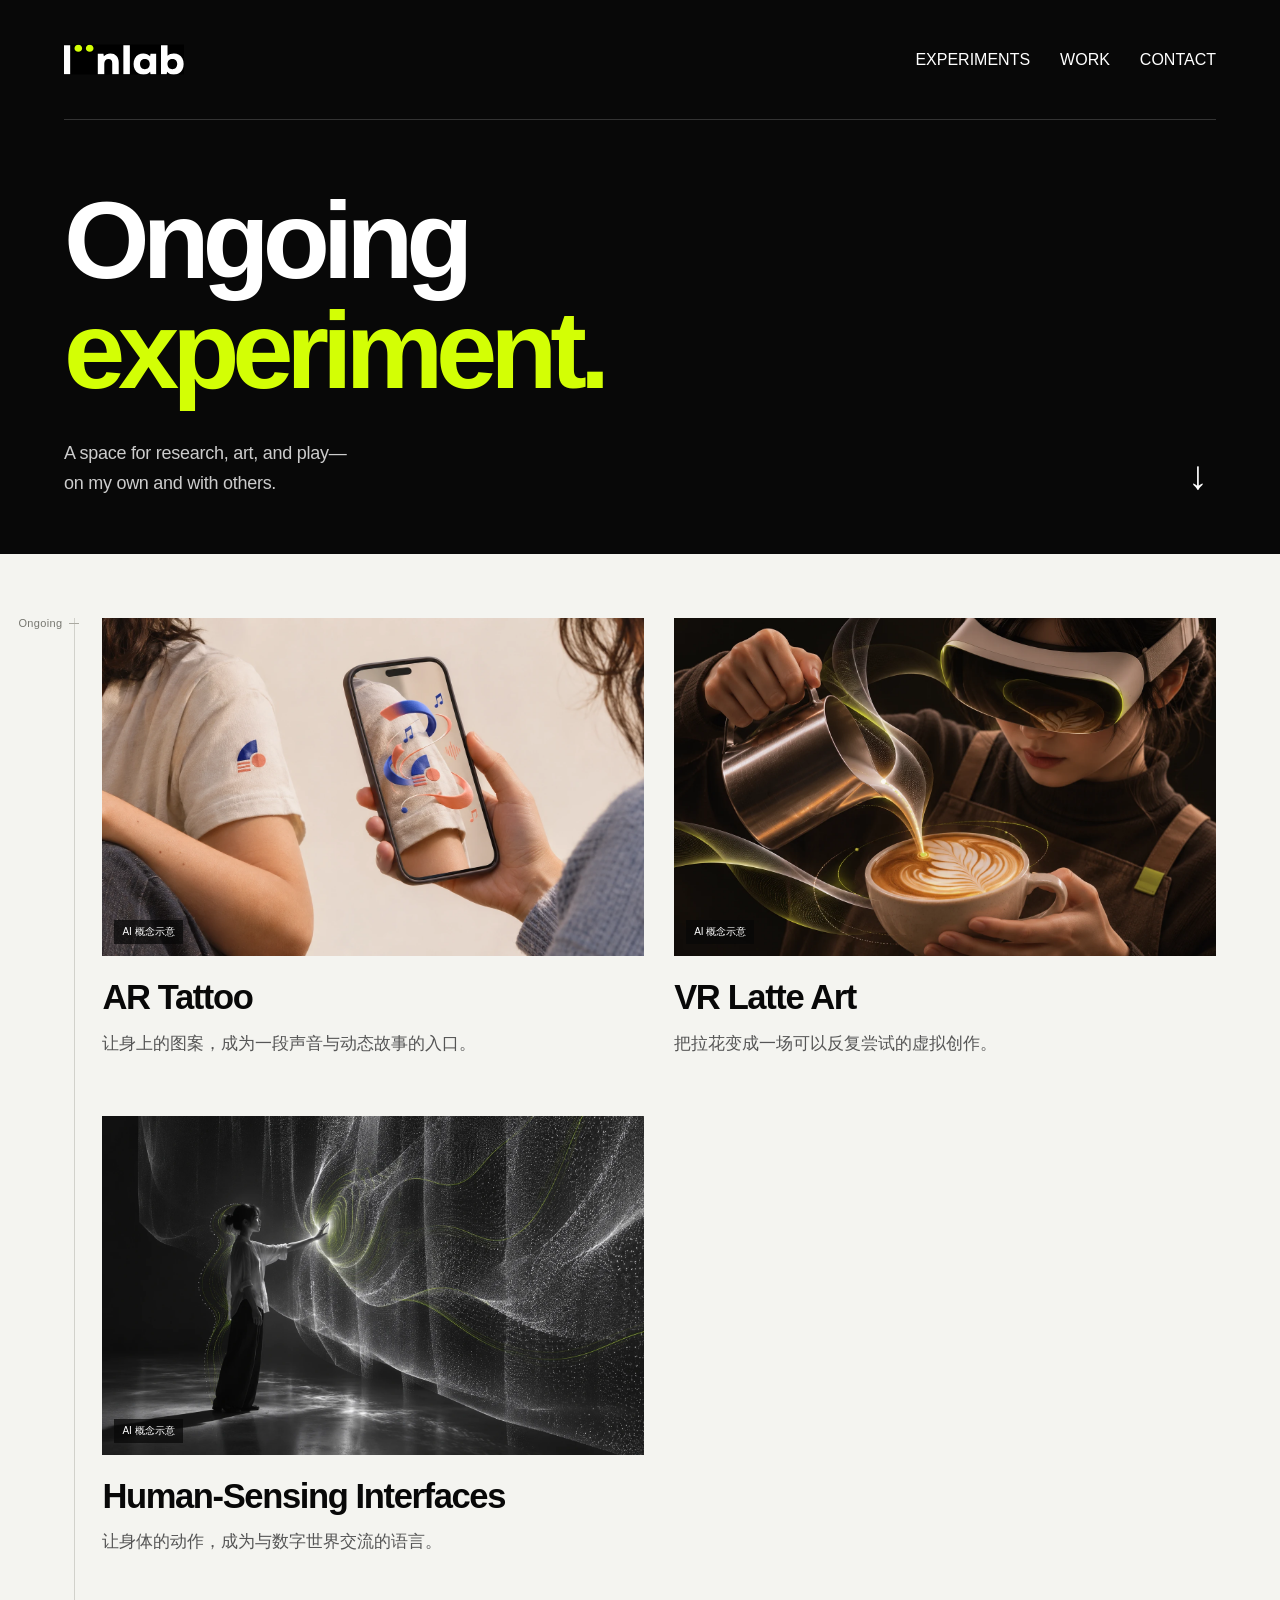
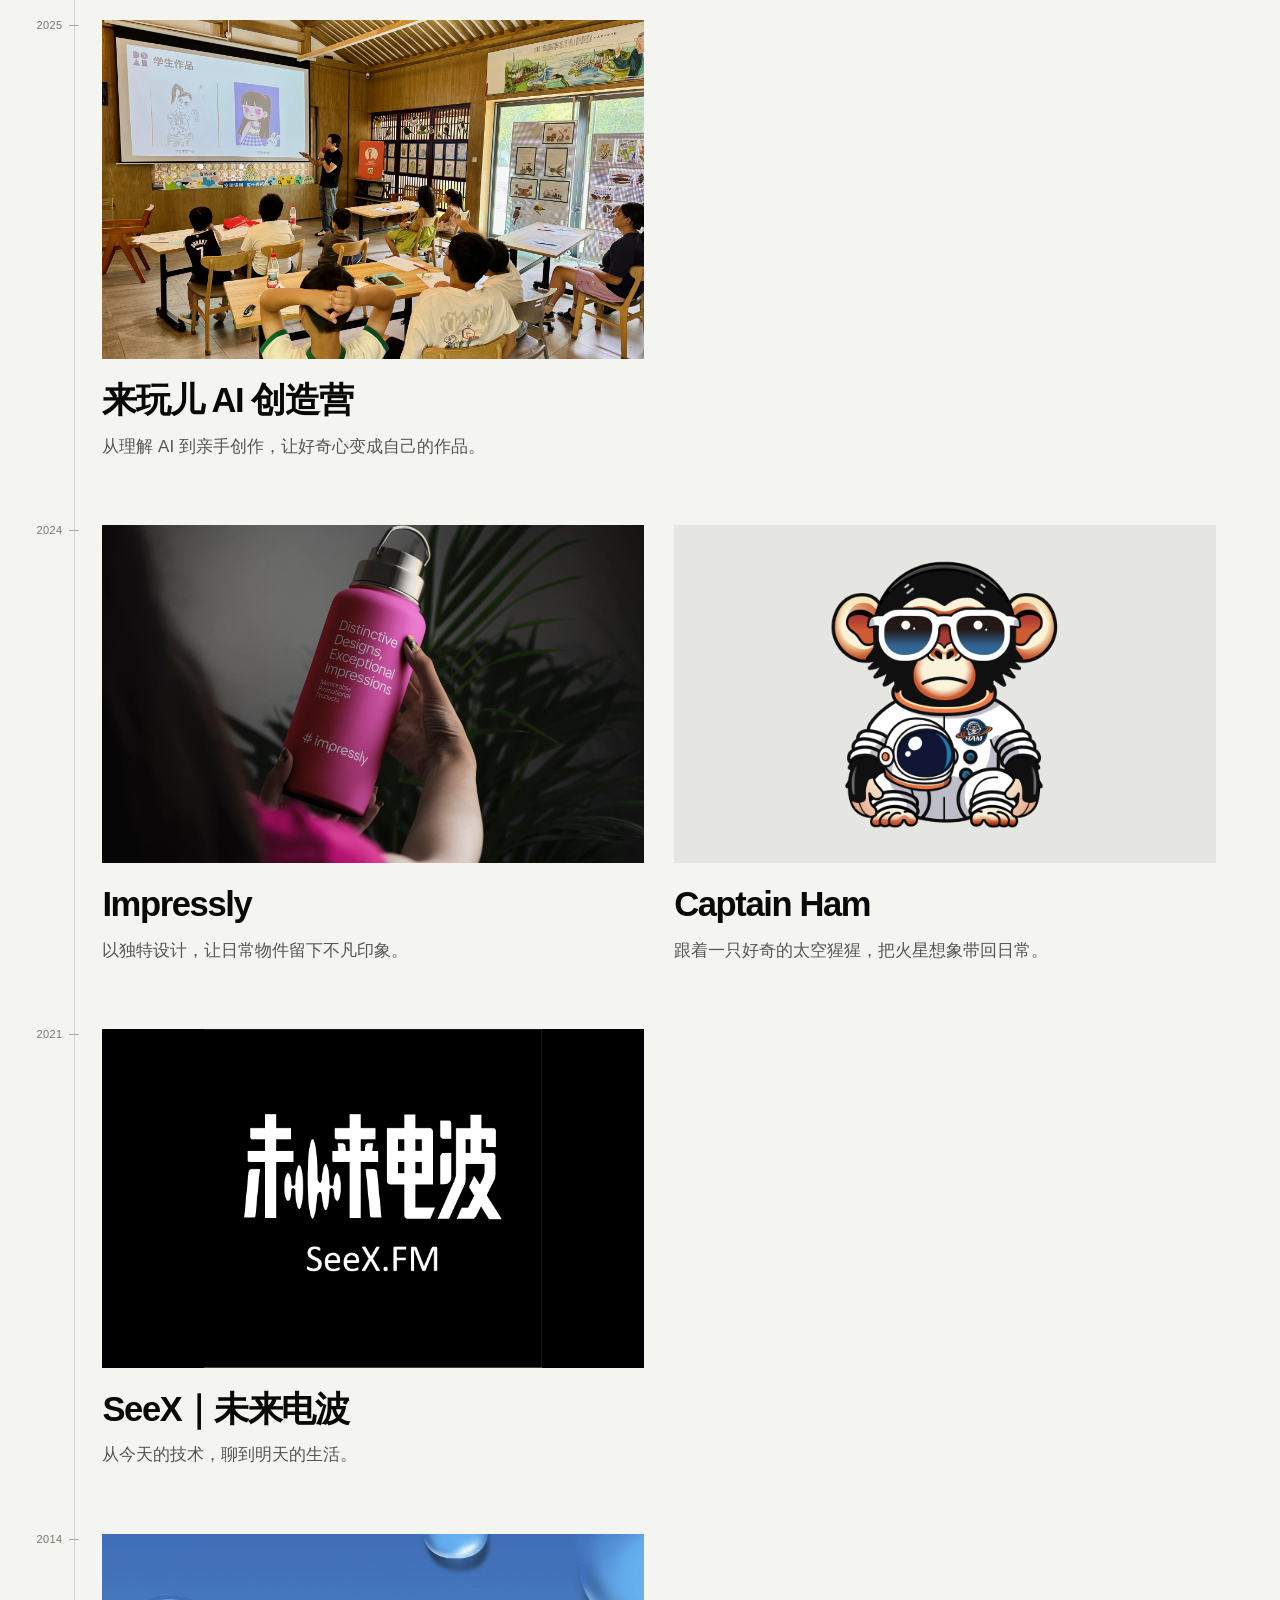
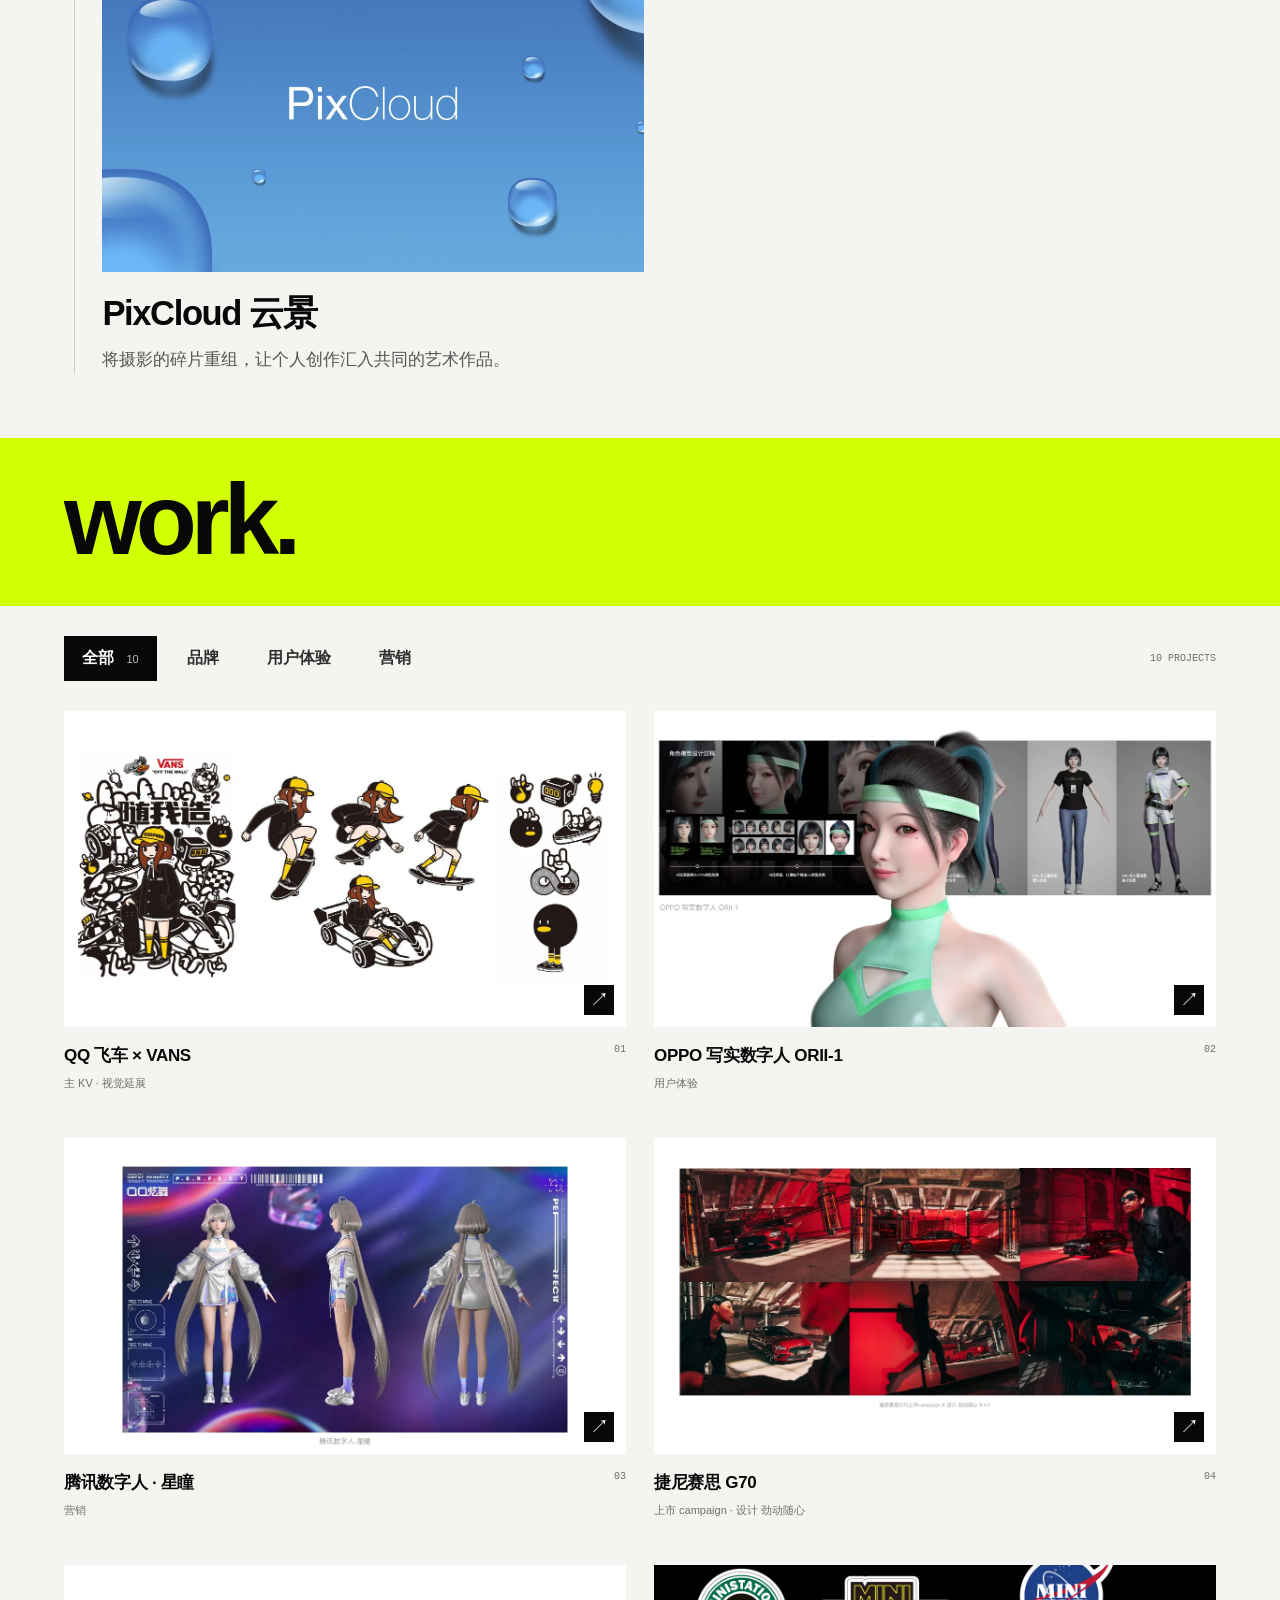
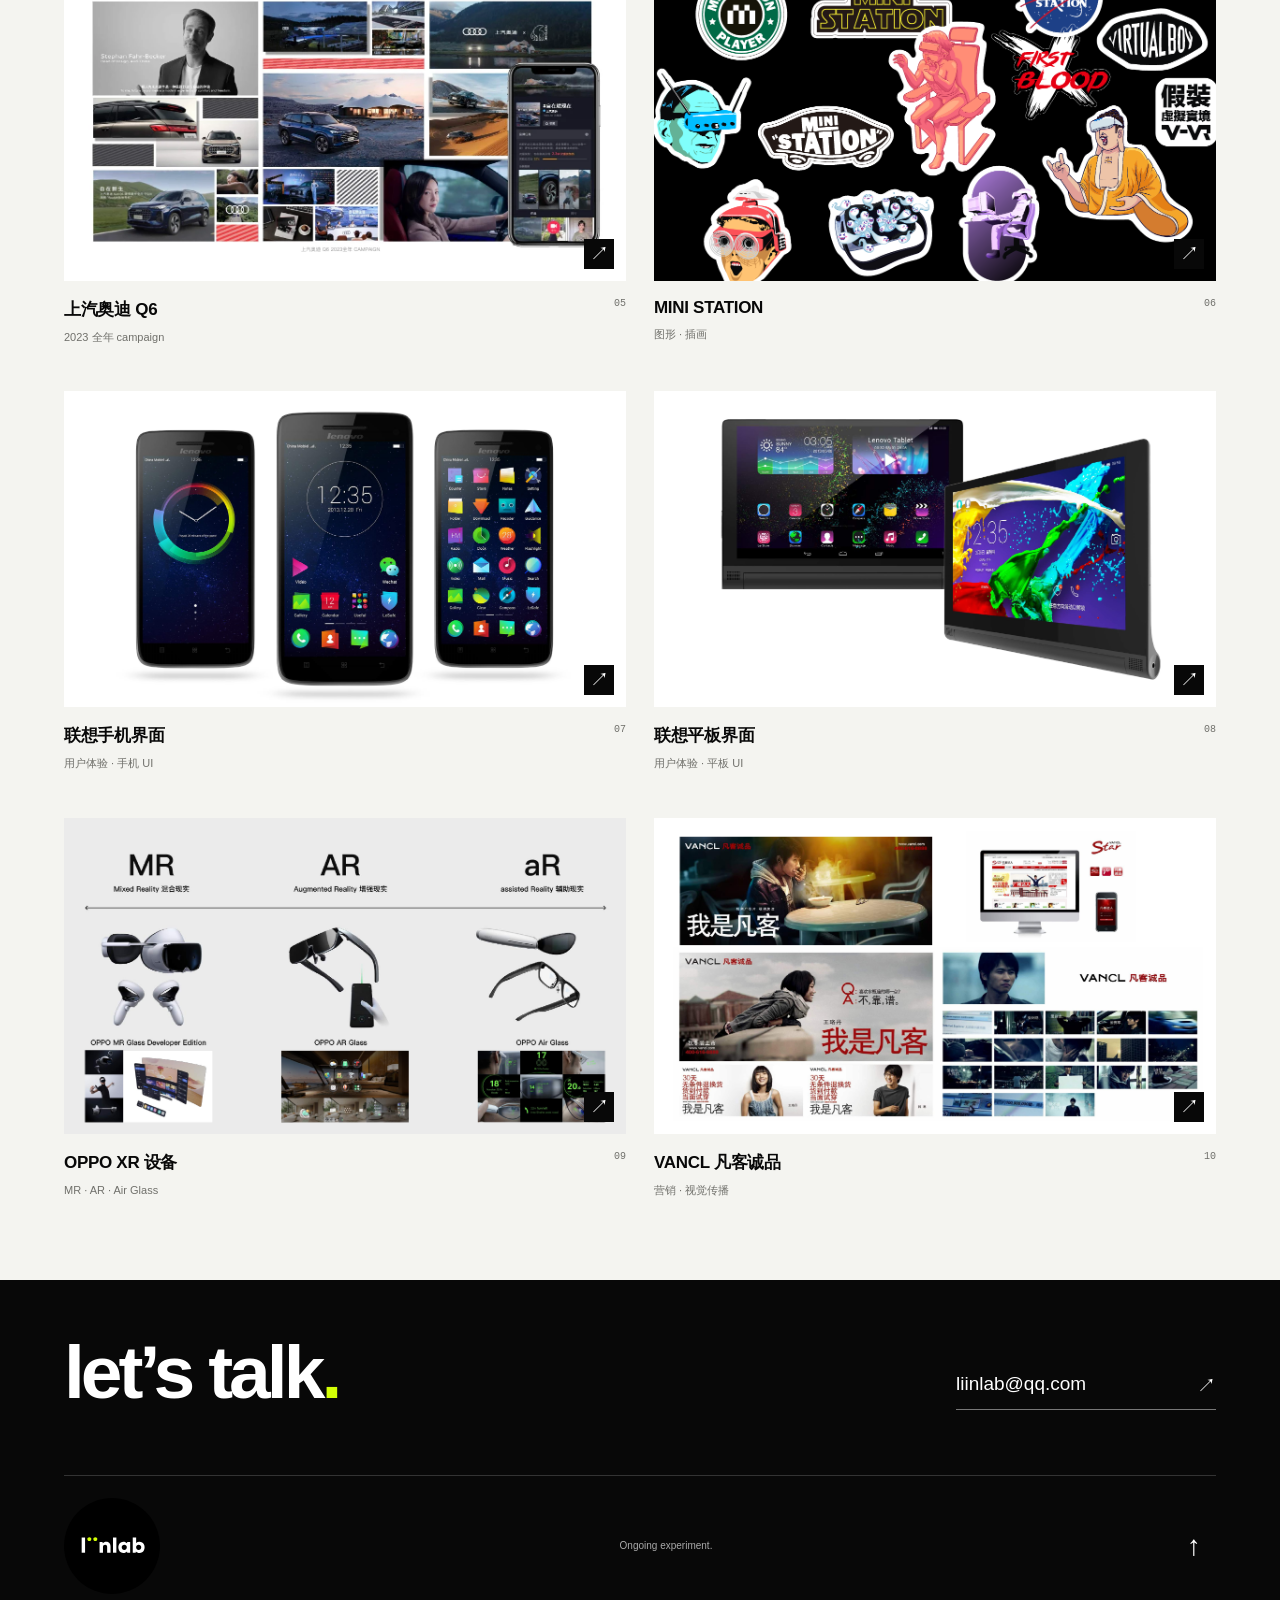
<file: index.html>
<!DOCTYPE html>

<html lang="zh-CN"><head><meta charset="utf-8"/><meta content="width=device-width,initial-scale=1" name="viewport"/><link href="assets/liinlab-logo.svg" rel="icon" type="image/svg+xml"/><meta content="#080808" name="theme-color"/><meta content="A space for research, art, and play—on my own and with others." name="description"/><title>liinlab — Ongoing experiment.</title><link href="style.css" rel="stylesheet"/></head>
<body><a class="skip" href="#main">跳转到正文</a><div class="dark-intro"><header><a aria-label="Liin Lab 首页" class="wordmark" href="#"><img alt="Liin Lab" height="112" src="assets/liinlab-logo.svg" width="112"/></a><nav aria-label="主导航"><a href="#experiments">EXPERIMENTS</a><a href="#work">WORK</a><a href="#contact">CONTACT</a></nav></header><main id="main"><section class="hero"><h1 class="hero-statement" lang="en">Ongoing<br/><em>experiment.</em></h1><div class="hero-description"><p class="site-introduction" lang="en">A space for research, art, and play—<br/>on my own and with others.</p><a aria-label="查看实验项目" class="hero-down" href="#experiments">↓</a></div></section></main></div>
<section aria-label="实验项目" class="experiment-showcase wrap" id="experiments"><div class="experiment-timeline"><section aria-label="正在进行的实验项目" class="timeline-group"><h2 class="timeline-year">Ongoing</h2><div class="experiment-grid"><article class="experiment-card"><a href="ar-tattoo.html"><div class="experiment-visual visual-ar-tattoo"><img alt="AR Tattoo · AI 概念示意" loading="lazy" src="assets/ar-tattoo/concept.webp"/><small class="concept-note">AI 概念示意</small></div><h2>AR Tattoo</h2><p>让身上的图案，成为一段声音与动态故事的入口。</p></a></article><article class="experiment-card"><a href="vr-latte-art.html"><div class="experiment-visual visual-vr-latte-art"><img alt="VR Latte Art · AI 概念示意" loading="lazy" src="assets/projects/vr-latte-concept.webp"/><small class="concept-note">AI 概念示意</small></div><h2>VR Latte Art</h2><p>把拉花变成一场可以反复尝试的虚拟创作。</p></a></article><article class="experiment-card"><a href="human-sensing.html"><div class="experiment-visual visual-human-sensing"><img alt="Human-Sensing Interfaces · AI 概念示意" loading="lazy" src="assets/projects/human-sensing-concept.webp"/><small class="concept-note">AI 概念示意</small></div><h2>Human-Sensing Interfaces</h2><p>让身体的动作，成为与数字世界交流的语言。</p></a></article></div></section><section aria-label="2025 年完成的实验项目" class="timeline-group"><h2 class="timeline-year" title="完成于 2025">2025</h2><div class="experiment-grid"><article class="experiment-card"><a href="ai-camp.html"><div class="experiment-visual visual-ai-camp"><img alt="AI 创造营真实课堂照片" loading="lazy" src="assets/projects/ai-classroom.webp"/></div><h2>来玩儿 AI 创造营</h2><p>从理解 AI 到亲手创作，让好奇心变成自己的作品。</p></a></article></div></section><section aria-label="2024 年完成的实验项目" class="timeline-group"><h2 class="timeline-year" title="完成于 2024">2024</h2><div class="experiment-grid"><article class="experiment-card"><a href="impressly.html"><div class="experiment-visual visual-impressly"><img alt="Impressly 项目配图" loading="lazy" src="assets/projects/impressly-bottle.webp"/></div><h2>Impressly</h2><p>以独特设计，让日常物件留下不凡印象。</p></a></article><article class="experiment-card"><a href="captain-ham.html"><div class="experiment-visual visual-captain-ham"><img alt="Captain Ham 项目配图" loading="lazy" src="assets/captainham.png"/></div><h2>Captain Ham</h2><p>跟着一只好奇的太空猩猩，把火星想象带回日常。</p></a></article></div></section><section aria-label="2021 年完成的实验项目" class="timeline-group"><h2 class="timeline-year" title="完成于 2021">2021</h2><div class="experiment-grid"><article class="experiment-card"><a href="future-radio.html"><div class="experiment-visual visual-future-radio"><img alt="SeeX｜未来电波 项目配图" loading="lazy" src="assets/projects/seex.webp"/></div><h2>SeeX｜未来电波</h2><p>从今天的技术，聊到明天的生活。</p></a></article></div></section><section aria-label="2014 年完成的实验项目" class="timeline-group"><h2 class="timeline-year" title="完成于 2014">2014</h2><div class="experiment-grid"><article class="experiment-card"><a href="pixcloud.html"><div class="experiment-visual visual-pixcloud"><img alt="PixCloud 云景 项目配图" loading="lazy" src="assets/projects/pixcloud-cover.webp"/></div><h2>PixCloud 云景</h2><p>将摄影的碎片重组，让个人创作汇入共同的艺术作品。</p></a></article></div></section></div></section>
<section aria-labelledby="work-title" id="work"><div class="work-heading"><div><h2 id="work-title">work<span>.</span></h2></div></div><div class="wrap gallery-wrap"><div class="filter-bar"><div aria-label="案例分类" class="filters" role="group"><button aria-pressed="true" data-filter="all">全部 <span>10</span></button><button aria-pressed="false" data-filter="branding">品牌</button><button aria-pressed="false" data-filter="experience">用户体验</button><button aria-pressed="false" data-filter="marketing">营销</button></div><span aria-live="polite" class="folio" id="case-count">10 PROJECTS</span></div><div class="gallery"><article class="case" data-category="branding"><button aria-label="放大查看：QQ 飞车 × VANS" class="image-button" data-caption="主 KV · 视觉延展 · liinlab_2024 / P.18" data-title="QQ 飞车 × VANS"><img alt="QQ 飞车 × VANS，PDF 原始案例图" height="675" loading="lazy" src="assets/qq-vans.webp" width="1200"/><span aria-hidden="true" class="enlarge">↗</span></button><div class="case-caption"><div><h3>QQ 飞车 × VANS</h3><p>主 KV · 视觉延展</p></div><span class="folio">01</span></div></article><article class="case" data-category="experience"><button aria-label="放大查看：OPPO 写实数字人 ORII-1" class="image-button" data-caption="用户体验 · liinlab_2024 / P.32" data-title="OPPO 写实数字人 ORII-1"><img alt="OPPO 写实数字人 ORII-1，PDF 原始案例图" height="675" loading="lazy" src="assets/orii.webp" width="1200"/><span aria-hidden="true" class="enlarge">↗</span></button><div class="case-caption"><div><h3>OPPO 写实数字人 ORII-1</h3><p>用户体验</p></div><span class="folio">02</span></div></article><article class="case" data-category="marketing"><button aria-label="放大查看：腾讯数字人 · 星瞳" class="image-button" data-caption="营销 · liinlab_2024 / P.35" data-title="腾讯数字人 · 星瞳"><img alt="腾讯数字人 · 星瞳，PDF 原始案例图" height="675" loading="lazy" src="assets/xing-tong.webp" width="1200"/><span aria-hidden="true" class="enlarge">↗</span></button><div class="case-caption"><div><h3>腾讯数字人 · 星瞳</h3><p>营销</p></div><span class="folio">03</span></div></article><article class="case" data-category="marketing"><button aria-label="放大查看：捷尼赛思 G70" class="image-button" data-caption="上市 campaign · 设计 劲动随心 · liinlab_2024 / P.42" data-title="捷尼赛思 G70"><img alt="捷尼赛思 G70，PDF 原始案例图" height="675" loading="lazy" src="assets/genesis.webp" width="1200"/><span aria-hidden="true" class="enlarge">↗</span></button><div class="case-caption"><div><h3>捷尼赛思 G70</h3><p>上市 campaign · 设计 劲动随心</p></div><span class="folio">04</span></div></article><article class="case" data-category="marketing"><button aria-label="放大查看：上汽奥迪 Q6" class="image-button" data-caption="2023 全年 campaign · liinlab_2024 / P.44" data-title="上汽奥迪 Q6"><img alt="上汽奥迪 Q6，PDF 原始案例图" height="675" loading="lazy" src="assets/audi.webp" width="1200"/><span aria-hidden="true" class="enlarge">↗</span></button><div class="case-caption"><div><h3>上汽奥迪 Q6</h3><p>2023 全年 campaign</p></div><span class="folio">05</span></div></article><article class="case" data-category="branding"><button aria-label="放大查看：MINI STATION" class="image-button" data-caption="图形 · 插画 · liinlab_2024 / P.21" data-title="MINI STATION"><img alt="MINI STATION，PDF 原始案例图" height="675" loading="lazy" src="assets/ministation.png" width="1200"/><span aria-hidden="true" class="enlarge">↗</span></button><div class="case-caption"><div><h3>MINI STATION</h3><p>图形 · 插画</p></div><span class="folio">06</span></div></article><article class="case" data-category="experience"><button aria-label="放大查看：联想手机界面" class="image-button" data-caption="用户体验 · 手机 UI · liinlab_2024 / P.29" data-title="联想手机界面"><img alt="联想手机界面，PDF 原始案例图" height="675" loading="lazy" src="assets/lenovo-phone.png" width="1200"/><span aria-hidden="true" class="enlarge">↗</span></button><div class="case-caption"><div><h3>联想手机界面</h3><p>用户体验 · 手机 UI</p></div><span class="folio">07</span></div></article><article class="case" data-category="experience"><button aria-label="放大查看：联想平板界面" class="image-button" data-caption="用户体验 · 平板 UI · liinlab_2024 / P.30" data-title="联想平板界面"><img alt="联想平板界面，PDF 原始案例图" height="675" loading="lazy" src="assets/lenovo-tablet.png" width="1200"/><span aria-hidden="true" class="enlarge">↗</span></button><div class="case-caption"><div><h3>联想平板界面</h3><p>用户体验 · 平板 UI</p></div><span class="folio">08</span></div></article><article class="case" data-category="experience"><button aria-label="放大查看：OPPO XR 设备" class="image-button" data-caption="MR · AR · Air Glass · liinlab_2024 / P.31" data-title="OPPO XR 设备"><img alt="OPPO XR 设备，PDF 原始案例图" height="675" loading="lazy" src="assets/oppo-xr.png" width="1200"/><span aria-hidden="true" class="enlarge">↗</span></button><div class="case-caption"><div><h3>OPPO XR 设备</h3><p>MR · AR · Air Glass</p></div><span class="folio">09</span></div></article><article class="case" data-category="marketing"><button aria-label="放大查看：VANCL 凡客诚品" class="image-button" data-caption="营销 · 视觉传播 · liinlab_2024 / P.37" data-title="VANCL 凡客诚品"><img alt="VANCL 凡客诚品，PDF 原始案例图" height="675" loading="lazy" src="assets/vancl.png" width="1200"/><span aria-hidden="true" class="enlarge">↗</span></button><div class="case-caption"><div><h3>VANCL 凡客诚品</h3><p>营销 · 视觉传播</p></div><span class="folio">10</span></div></article></div></div></section>
<footer id="contact"><div class="footer-top"><h2>let’s talk<span>.</span></h2><a href="mailto:liinlab@qq.com">liinlab@qq.com <span>↗</span></a></div><div class="footer-bottom"><span class="wordmark"><img alt="Liin Lab" height="112" src="assets/liinlab-logo.svg" width="112"/></span><span>Ongoing experiment.</span><a aria-label="回到顶部" href="#">↑</a></div></footer>
<dialog aria-labelledby="lightbox-title" id="lightbox"><div class="lightbox-head"><h2 id="lightbox-title"></h2><button aria-label="关闭案例图片" id="close-lightbox">关闭 ×</button></div><img alt="" id="lightbox-image"/><p id="lightbox-caption"></p></dialog><script src="app.js"></script></body></html>
</file>
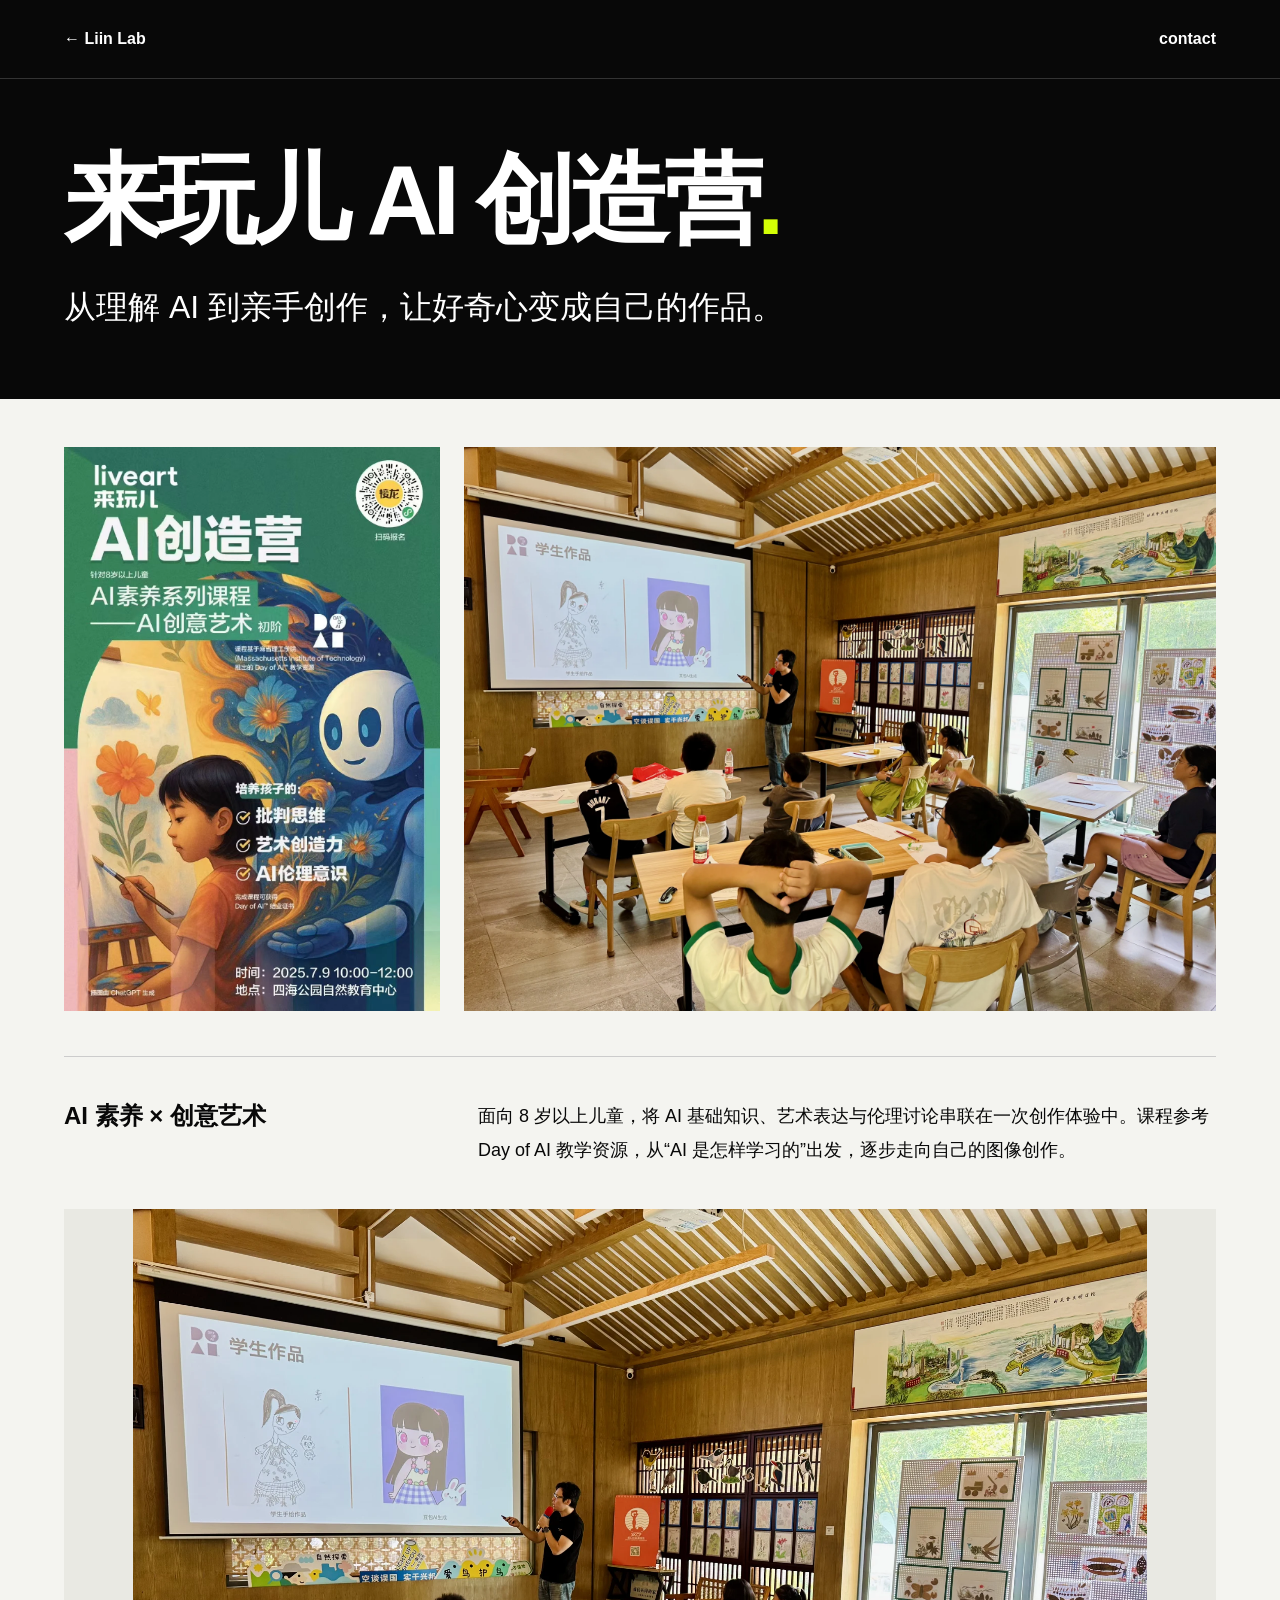
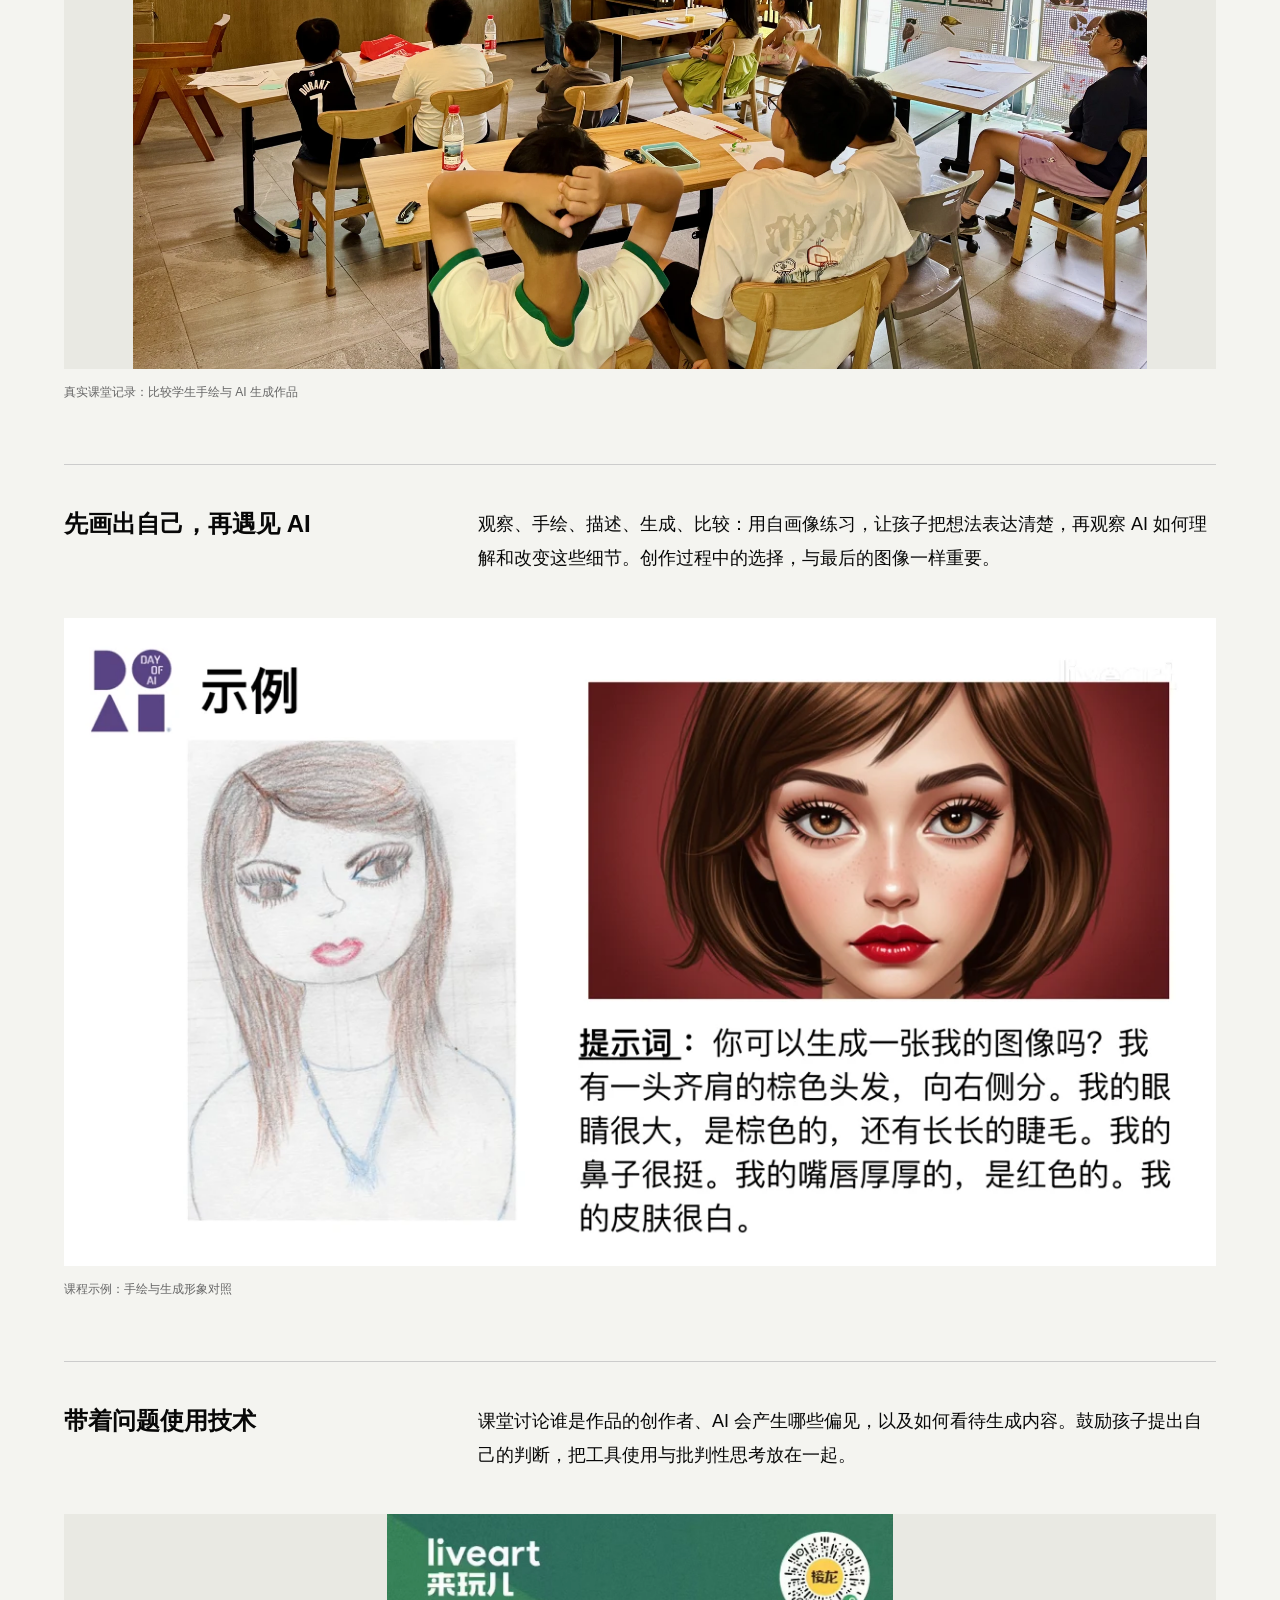
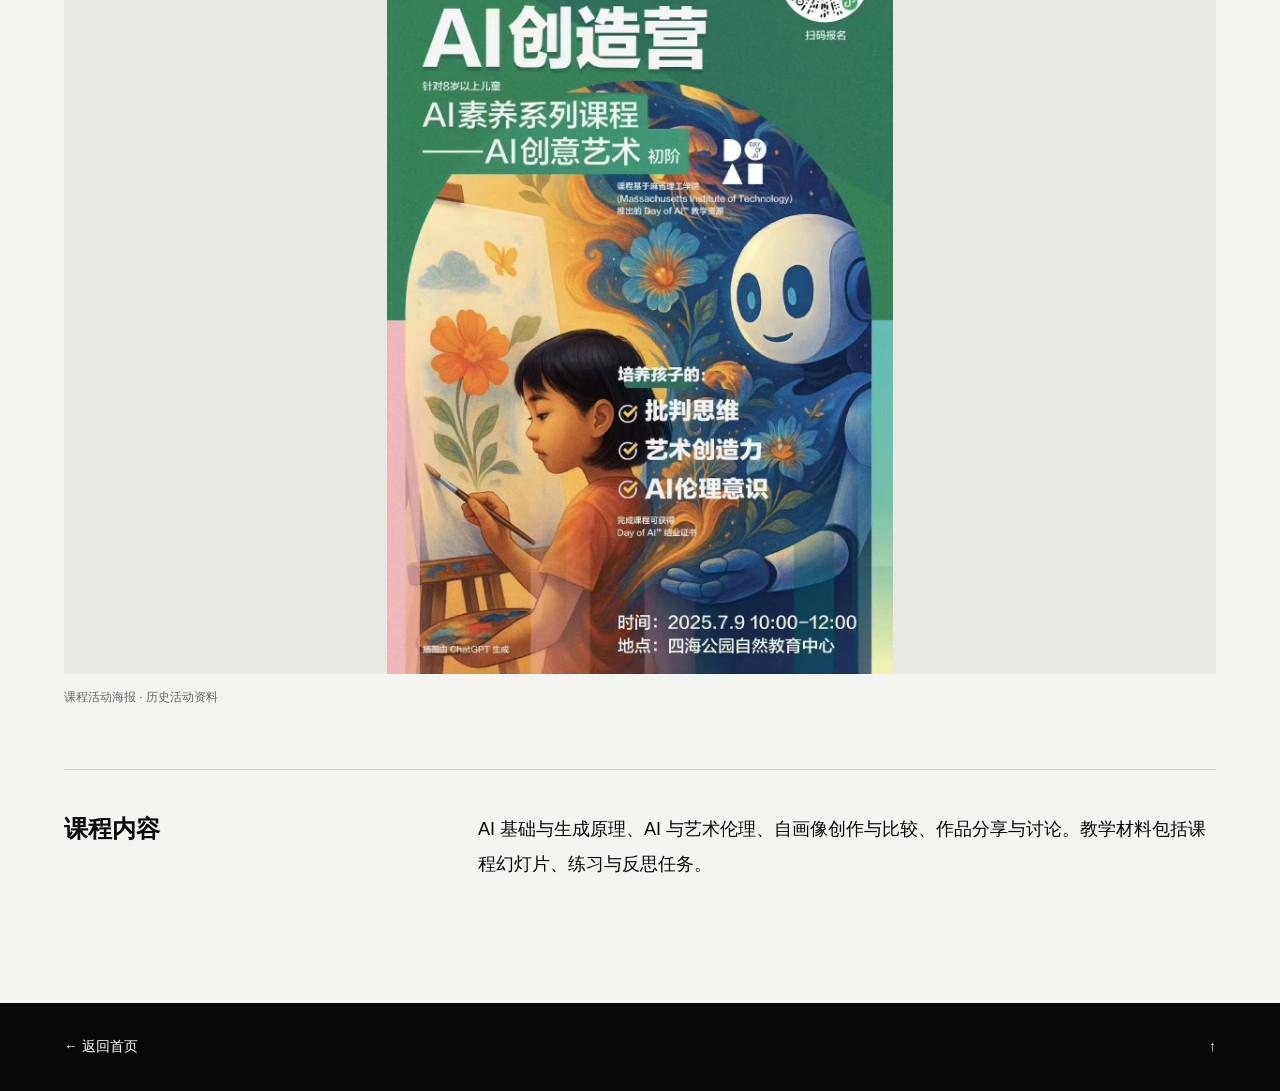
<file: ai-camp.html>
<!doctype html><html lang="zh-CN"><head><meta charset="utf-8"><meta name="viewport" content="width=device-width,initial-scale=1"><title>来玩儿 AI 创造营 — Liin Lab</title><meta name="description" content="从理解 AI 到亲手创作，让好奇心变成自己的作品。"><link rel="stylesheet" href="project.css"></head><body><a class="skip" href="#main">跳转到正文</a><header><a href="index.html#experiments">← Liin Lab</a><a href="mailto:liinlab@qq.com">contact</a></header><main id="main"><div class="project-intro"><h1>来玩儿 AI 创造营<span>.</span></h1><p class="lead">从理解 AI 到亲手创作，让好奇心变成自己的作品。</p></div><div class="project-content"><div class="course-collage"><img src="assets/projects/ai-poster.webp" alt="AI 创造营课程海报"><img src="assets/projects/ai-classroom.webp" alt="AI 创造营真实课堂照片"></div><section class="story"><h2>AI 素养 × 创意艺术</h2><div><p>面向 8 岁以上儿童，将 AI 基础知识、艺术表达与伦理讨论串联在一次创作体验中。课程参考 Day of AI 教学资源，从“AI 是怎样学习的”出发，逐步走向自己的图像创作。</p></div></section><figure><img src="assets/projects/ai-classroom.webp" alt="真实课堂记录：比较学生手绘与 AI 生成作品" loading="lazy"><figcaption>真实课堂记录：比较学生手绘与 AI 生成作品</figcaption></figure><section class="story"><h2>先画出自己，再遇见 AI</h2><div><p>观察、手绘、描述、生成、比较：用自画像练习，让孩子把想法表达清楚，再观察 AI 如何理解和改变这些细节。创作过程中的选择，与最后的图像一样重要。</p></div></section><figure><img src="assets/projects/ai-creative.webp" alt="课程示例：手绘与生成形象对照" loading="lazy"><figcaption>课程示例：手绘与生成形象对照</figcaption></figure><section class="story"><h2>带着问题使用技术</h2><div><p>课堂讨论谁是作品的创作者、AI 会产生哪些偏见，以及如何看待生成内容。鼓励孩子提出自己的判断，把工具使用与批判性思考放在一起。</p></div></section><figure><img src="assets/projects/ai-poster.webp" alt="课程活动海报 · 历史活动资料" loading="lazy"><figcaption>课程活动海报 · 历史活动资料</figcaption></figure><section class="story"><h2>课程内容</h2><div><p>AI 基础与生成原理、AI 与艺术伦理、自画像创作与比较、作品分享与讨论。教学材料包括课程幻灯片、练习与反思任务。</p></div></section></div></main><footer><a href="index.html#experiments">← 返回首页</a><a href="#" aria-label="回到顶部">↑</a></footer></body></html>
</file>
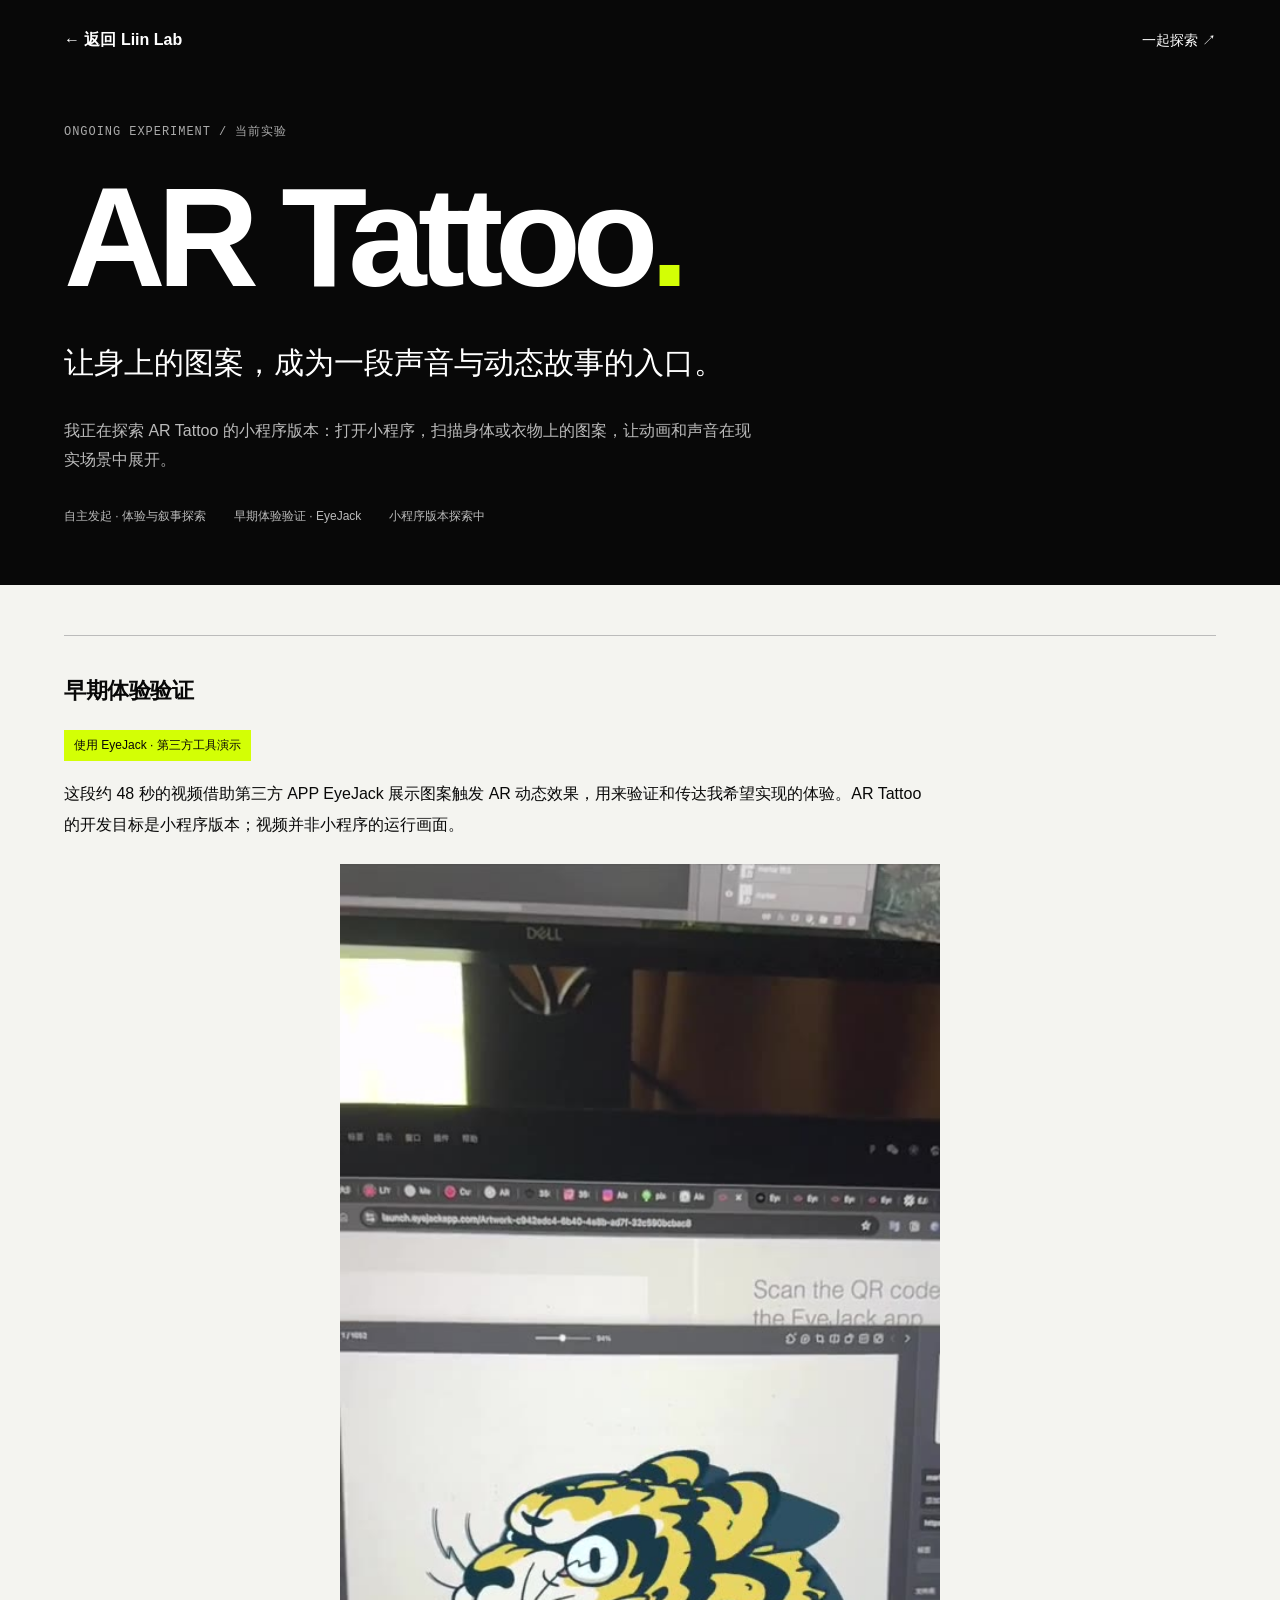
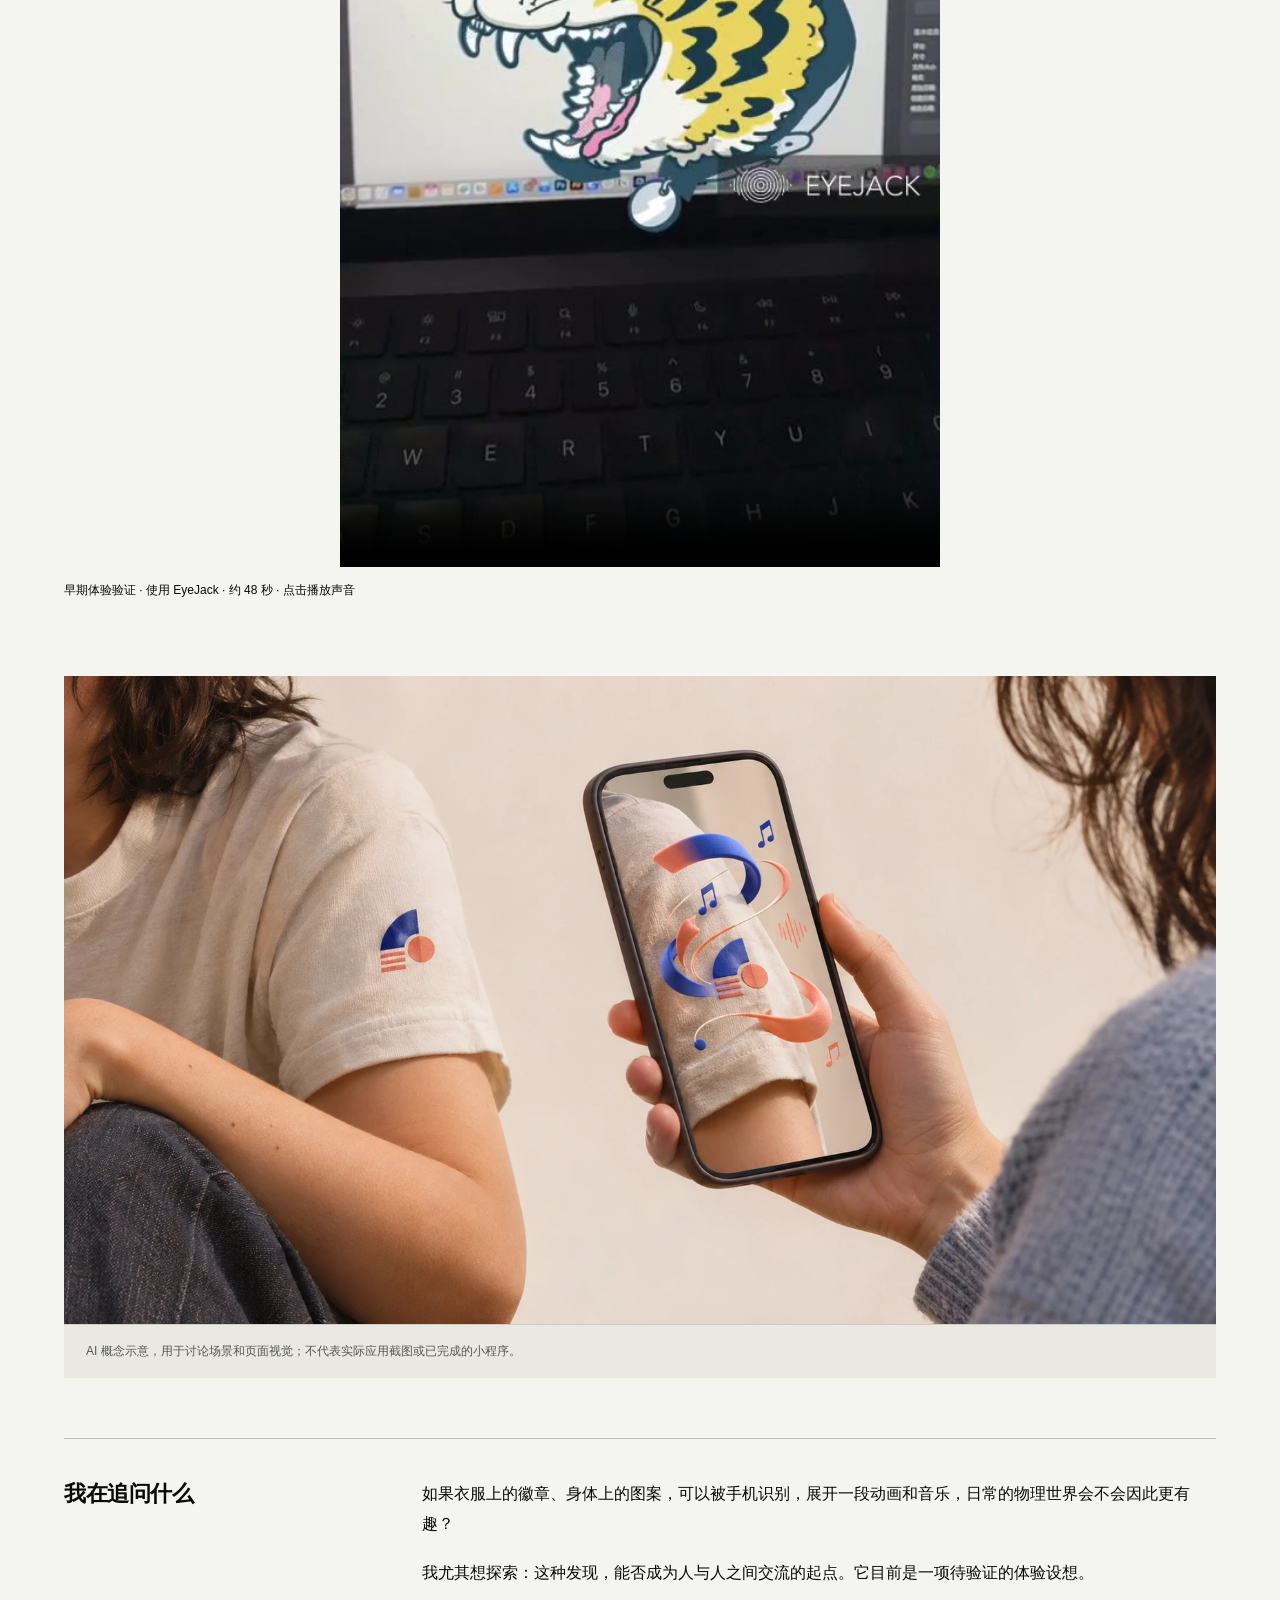
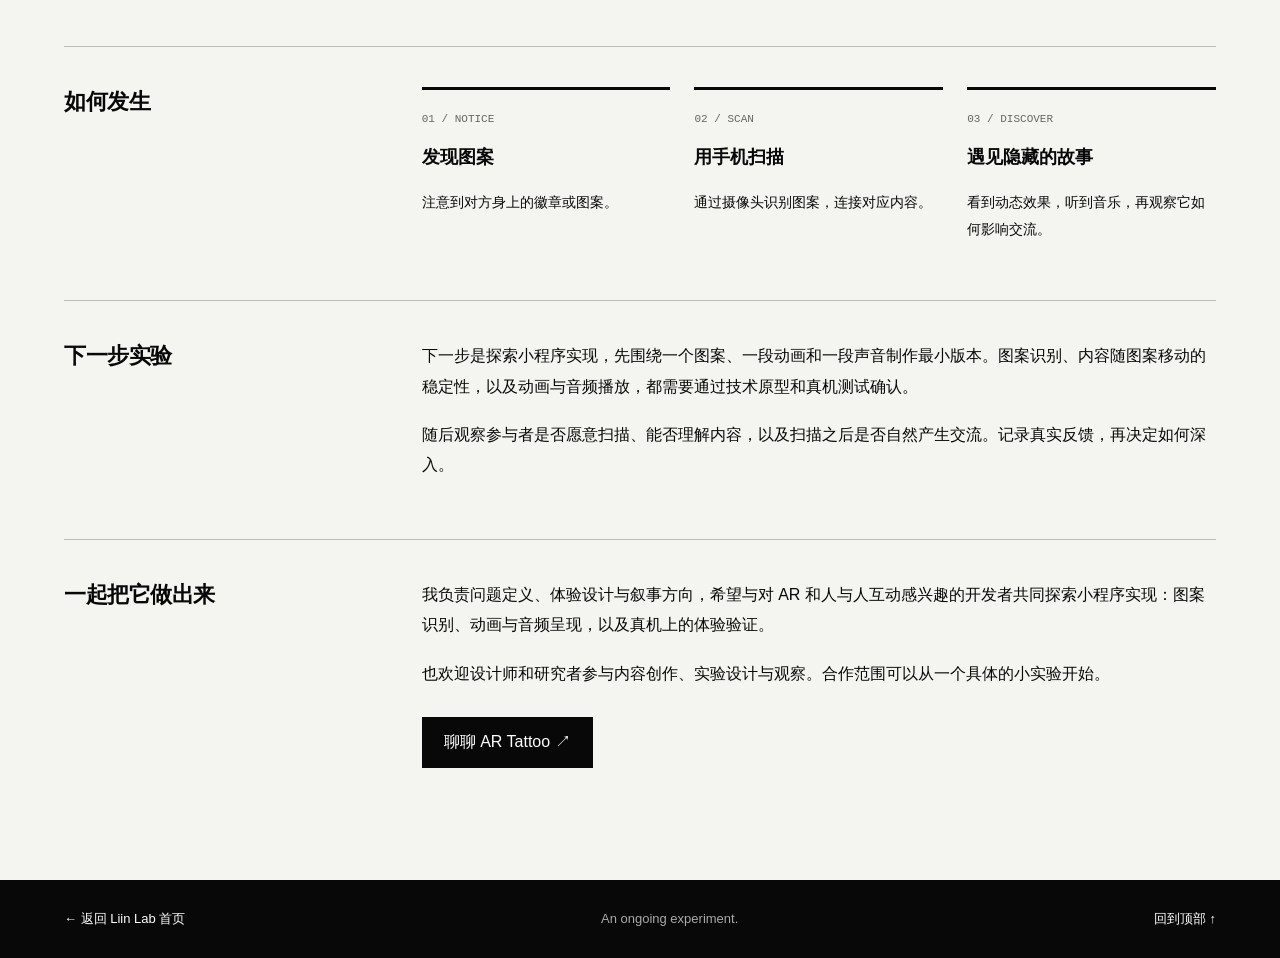
<file: ar-tattoo.html>
<!doctype html>
<html lang="zh-CN"><head><meta charset="utf-8"><meta name="viewport" content="width=device-width,initial-scale=1"><meta name="description" content="AR Tattoo：探索图案触发动画与声音的体验，从 EyeJack 早期验证到小程序版本探索。"><title>AR Tattoo — LiinLab</title><link rel="stylesheet" href="ar-tattoo.css"></head><body><a class="skip" href="#main">跳转到正文</a><div class="project-head"><div class="project-nav"><a class="project-home" href="index.html">← 返回 Liin Lab</a><a href="#collaborate">一起探索 ↗</a></div><p class="eyebrow">ONGOING EXPERIMENT / 当前实验</p><h1>AR Tattoo<span>.</span></h1><p class="lead">让身上的图案，成为一段声音与动态故事的入口。</p><p style="max-width:700px;color:#bbb;line-height:1.8">我正在探索 AR Tattoo 的小程序版本：打开小程序，扫描身体或衣物上的图案，让动画和声音在现实场景中展开。</p><div class="meta"><span>自主发起 · 体验与叙事探索</span><span>早期体验验证 · EyeJack</span><span>小程序版本探索中</span></div></div>
<main id="main" class="project-body"><section class="section demo-section"><h2>早期体验验证</h2><div><span class="status">使用 EyeJack · 第三方工具演示</span><p>这段约 48 秒的视频借助第三方 APP EyeJack 展示图案触发 AR 动态效果，用来验证和传达我希望实现的体验。AR Tattoo 的开发目标是小程序版本；视频并非小程序的运行画面。</p><video controls playsinline preload="metadata" class="demo-video" poster="assets/ar-tattoo/poster.jpg" aria-label="AR Tattoo 真实演示"><source src="assets/ar-tattoo/demo.mp4" type="video/mp4">您的浏览器不支持视频播放。</video><p style="font-size:12px;margin-top:12px">早期体验验证 · 使用 EyeJack · 约 48 秒 · 点击播放声音</p></div></section>
<figure class="concept"><img src="assets/ar-tattoo/concept.webp" alt="概念示意：手机扫描衣服图案后呈现动态内容"><figcaption>AI 概念示意，用于讨论场景和页面视觉；不代表实际应用截图或已完成的小程序。</figcaption></figure>
<section class="section"><h2>我在追问什么</h2><div><p>如果衣服上的徽章、身体上的图案，可以被手机识别，展开一段动画和音乐，日常的物理世界会不会因此更有趣？</p><p>我尤其想探索：这种发现，能否成为人与人之间交流的起点。它目前是一项待验证的体验设想。</p></div></section>
<section class="section"><h2>如何发生</h2><ol class="steps"><li><small>01 / NOTICE</small><h3>发现图案</h3><p>注意到对方身上的徽章或图案。</p></li><li><small>02 / SCAN</small><h3>用手机扫描</h3><p>通过摄像头识别图案，连接对应内容。</p></li><li><small>03 / DISCOVER</small><h3>遇见隐藏的故事</h3><p>看到动态效果，听到音乐，再观察它如何影响交流。</p></li></ol></section>

<section class="section"><h2>下一步实验</h2><div><p>下一步是探索小程序实现，先围绕一个图案、一段动画和一段声音制作最小版本。图案识别、内容随图案移动的稳定性，以及动画与音频播放，都需要通过技术原型和真机测试确认。</p><p>随后观察参与者是否愿意扫描、能否理解内容，以及扫描之后是否自然产生交流。记录真实反馈，再决定如何深入。</p></div></section>
<section class="section" id="collaborate"><h2>一起把它做出来</h2><div><p>我负责问题定义、体验设计与叙事方向，希望与对 AR 和人与人互动感兴趣的开发者共同探索小程序实现：图案识别、动画与音频呈现，以及真机上的体验验证。</p><p>也欢迎设计师和研究者参与内容创作、实验设计与观察。合作范围可以从一个具体的小实验开始。</p><a class="contact-button" href="mailto:liinlab@qq.com?subject=AR%20Tattoo%20collaboration">聊聊 AR Tattoo ↗</a></div></section>
</main><footer><div class="footer-bottom"><a href="index.html">← 返回 Liin Lab 首页</a><span>An ongoing experiment.</span><a href="#">回到顶部 ↑</a></div></footer></body></html>
</file>
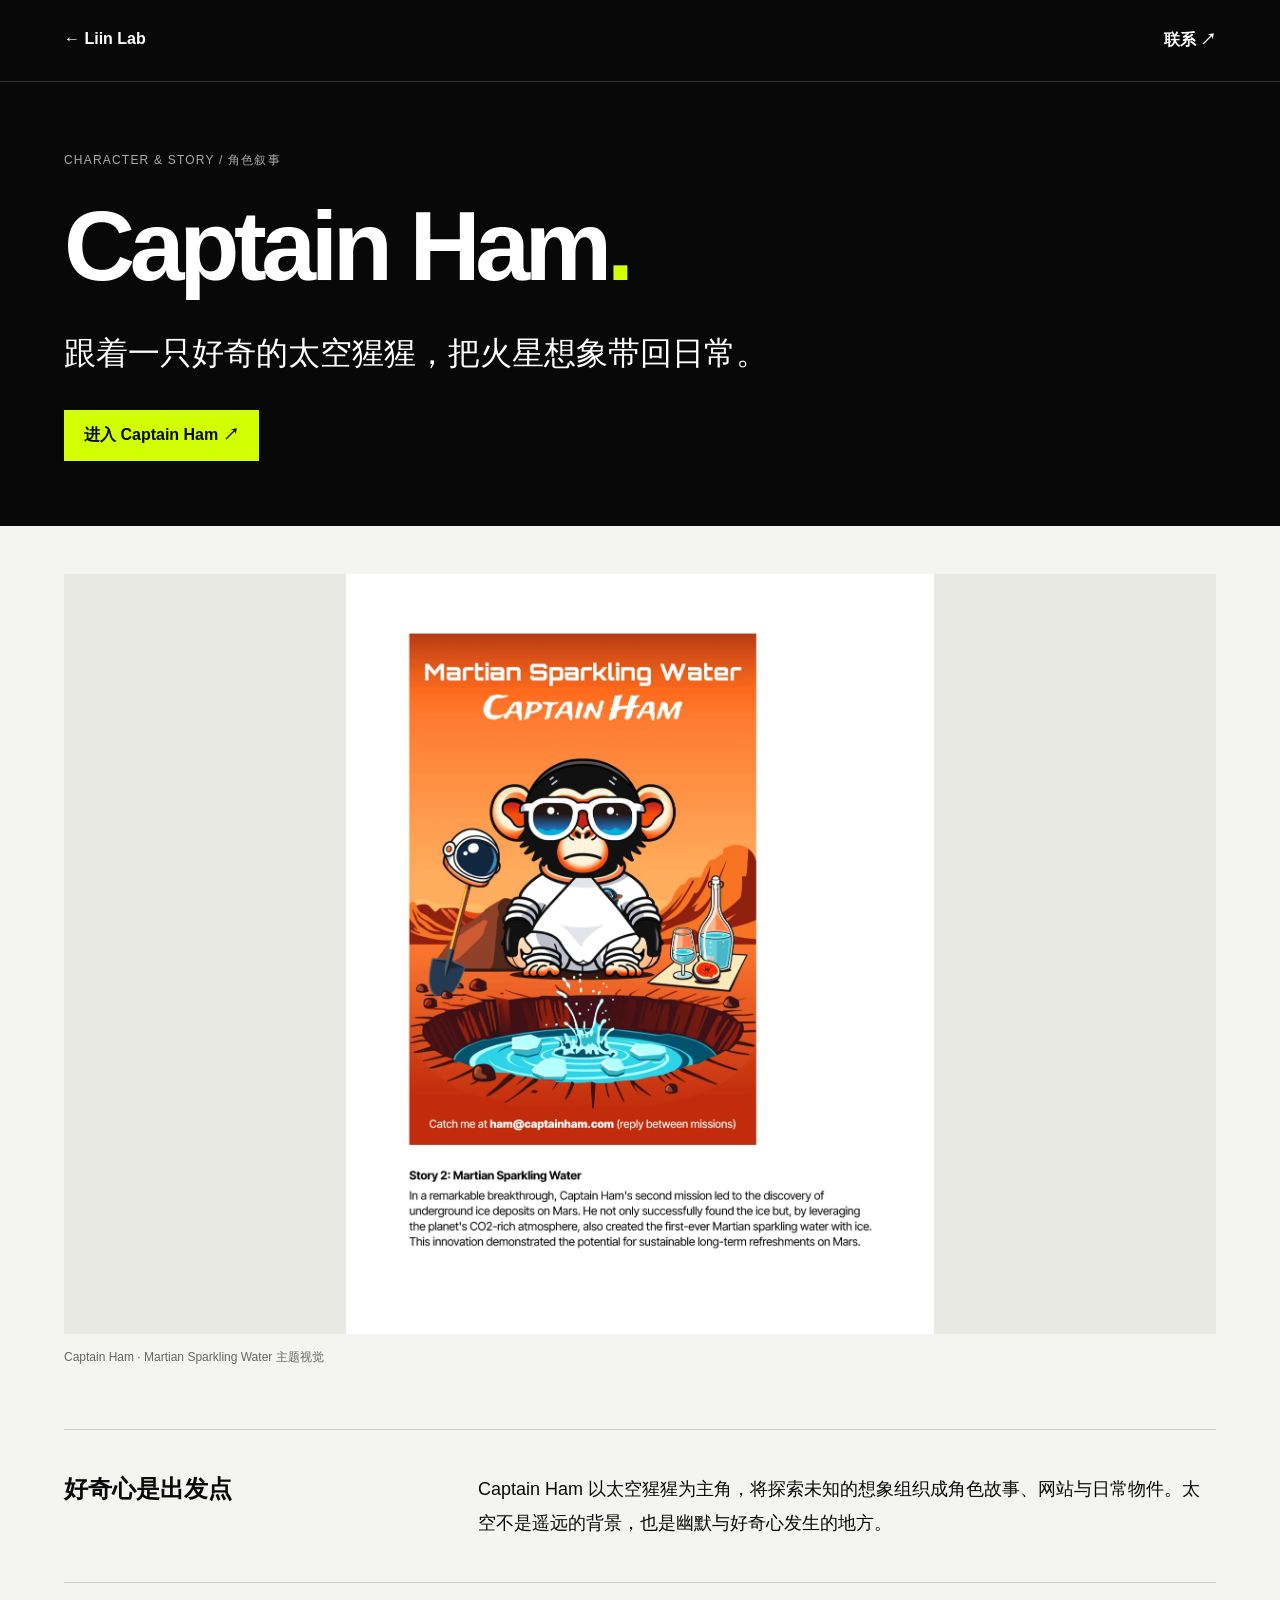
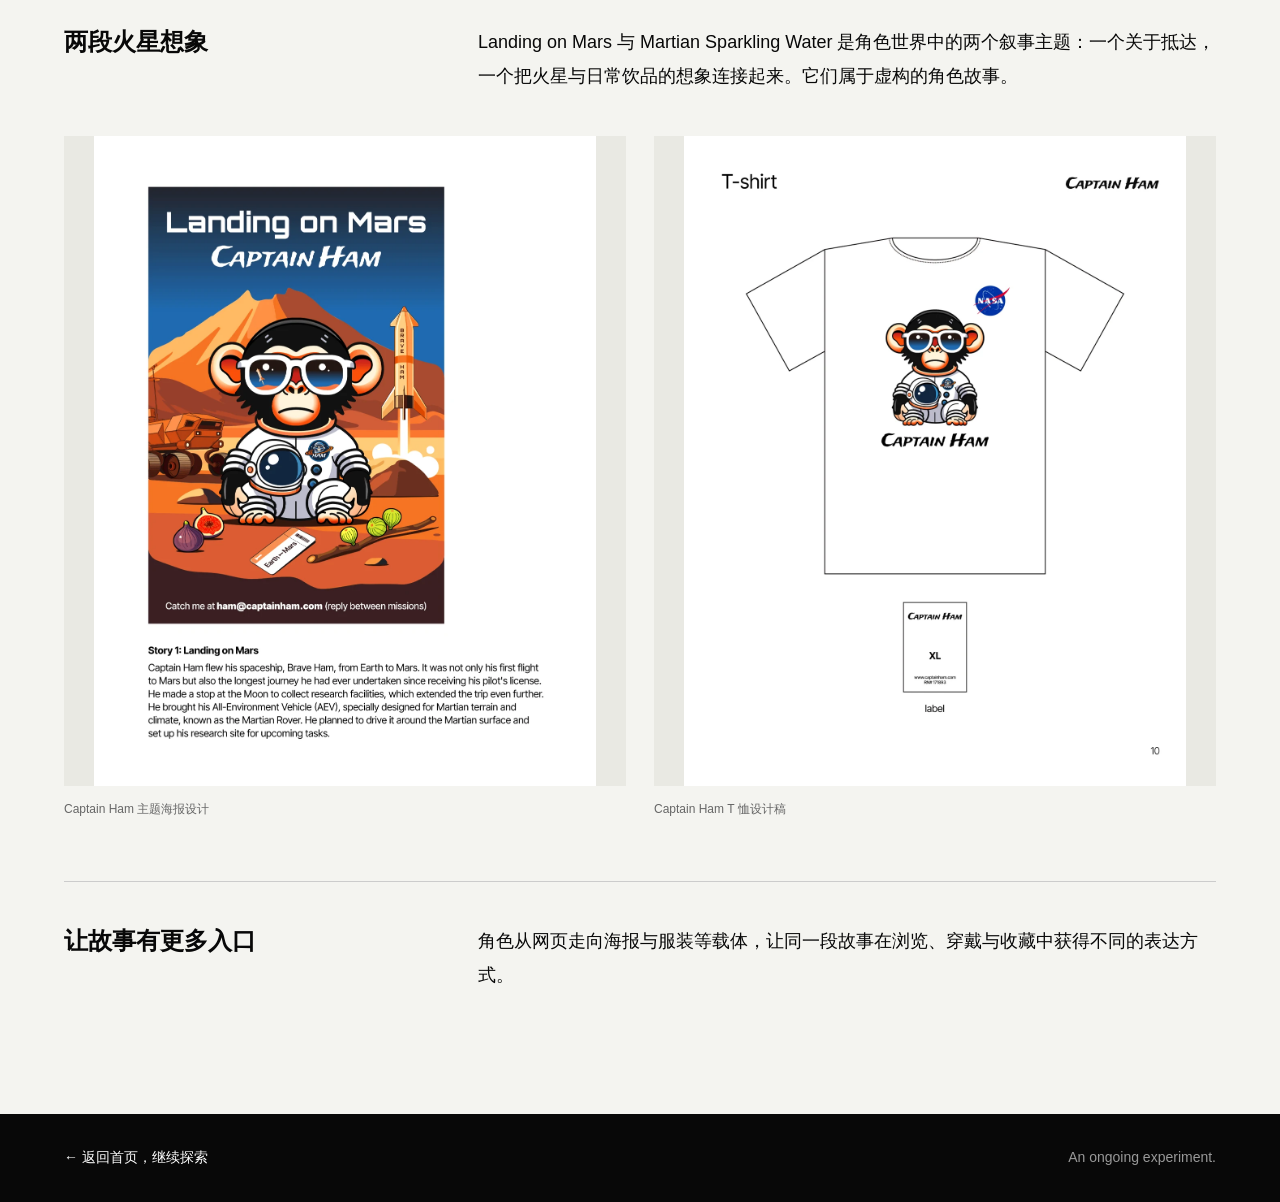
<file: captain-ham.html>
<!doctype html><html lang="zh-CN"><head><meta charset="utf-8"><meta name="viewport" content="width=device-width,initial-scale=1"><title>Captain Ham — Liin Lab</title><meta name="description" content="跟着一只好奇的太空猩猩，把火星想象带回日常。"><link rel="stylesheet" href="project.css"><link rel="icon" href="assets/liinlab-logo.svg"></head><body><a class="skip" href="#main">跳转到正文</a><header><a href="index.html#experiments">← Liin Lab</a><a href="mailto:liinlab@qq.com">联系 ↗</a></header><main id="main"><div class="project-intro"><p class="eyebrow">CHARACTER & STORY / 角色叙事</p><h1>Captain Ham<span>.</span></h1><p class="lead">跟着一只好奇的太空猩猩，把火星想象带回日常。</p><a class="outbound" href="https://www.captainham.com/" target="_blank" rel="noopener noreferrer">进入 Captain Ham ↗</a></div><div class="project-content"><figure><img src="assets/projects/captainham-0.webp" alt="Captain Ham · Martian Sparkling Water 主题视觉" loading="lazy"><figcaption>Captain Ham · Martian Sparkling Water 主题视觉</figcaption></figure><section class="story"><h2>好奇心是出发点</h2><div><p>Captain Ham 以太空猩猩为主角，将探索未知的想象组织成角色故事、网站与日常物件。太空不是遥远的背景，也是幽默与好奇心发生的地方。</p></div></section><section class="story"><h2>两段火星想象</h2><div><p>Landing on Mars 与 Martian Sparkling Water 是角色世界中的两个叙事主题：一个关于抵达，一个把火星与日常饮品的想象连接起来。它们属于虚构的角色故事。</p></div></section><div class="pair"><figure><img src="assets/projects/captainham-1.webp" alt="Captain Ham 主题海报设计" loading="lazy"><figcaption>Captain Ham 主题海报设计</figcaption></figure><figure><img src="assets/projects/captainham-2.webp" alt="Captain Ham T 恤设计稿" loading="lazy"><figcaption>Captain Ham T 恤设计稿</figcaption></figure></div><section class="story"><h2>让故事有更多入口</h2><div><p>角色从网页走向海报与服装等载体，让同一段故事在浏览、穿戴与收藏中获得不同的表达方式。</p></div></section></div></main><footer><a href="index.html#experiments">← 返回首页，继续探索</a><span>An ongoing experiment.</span></footer></body></html>
</file>
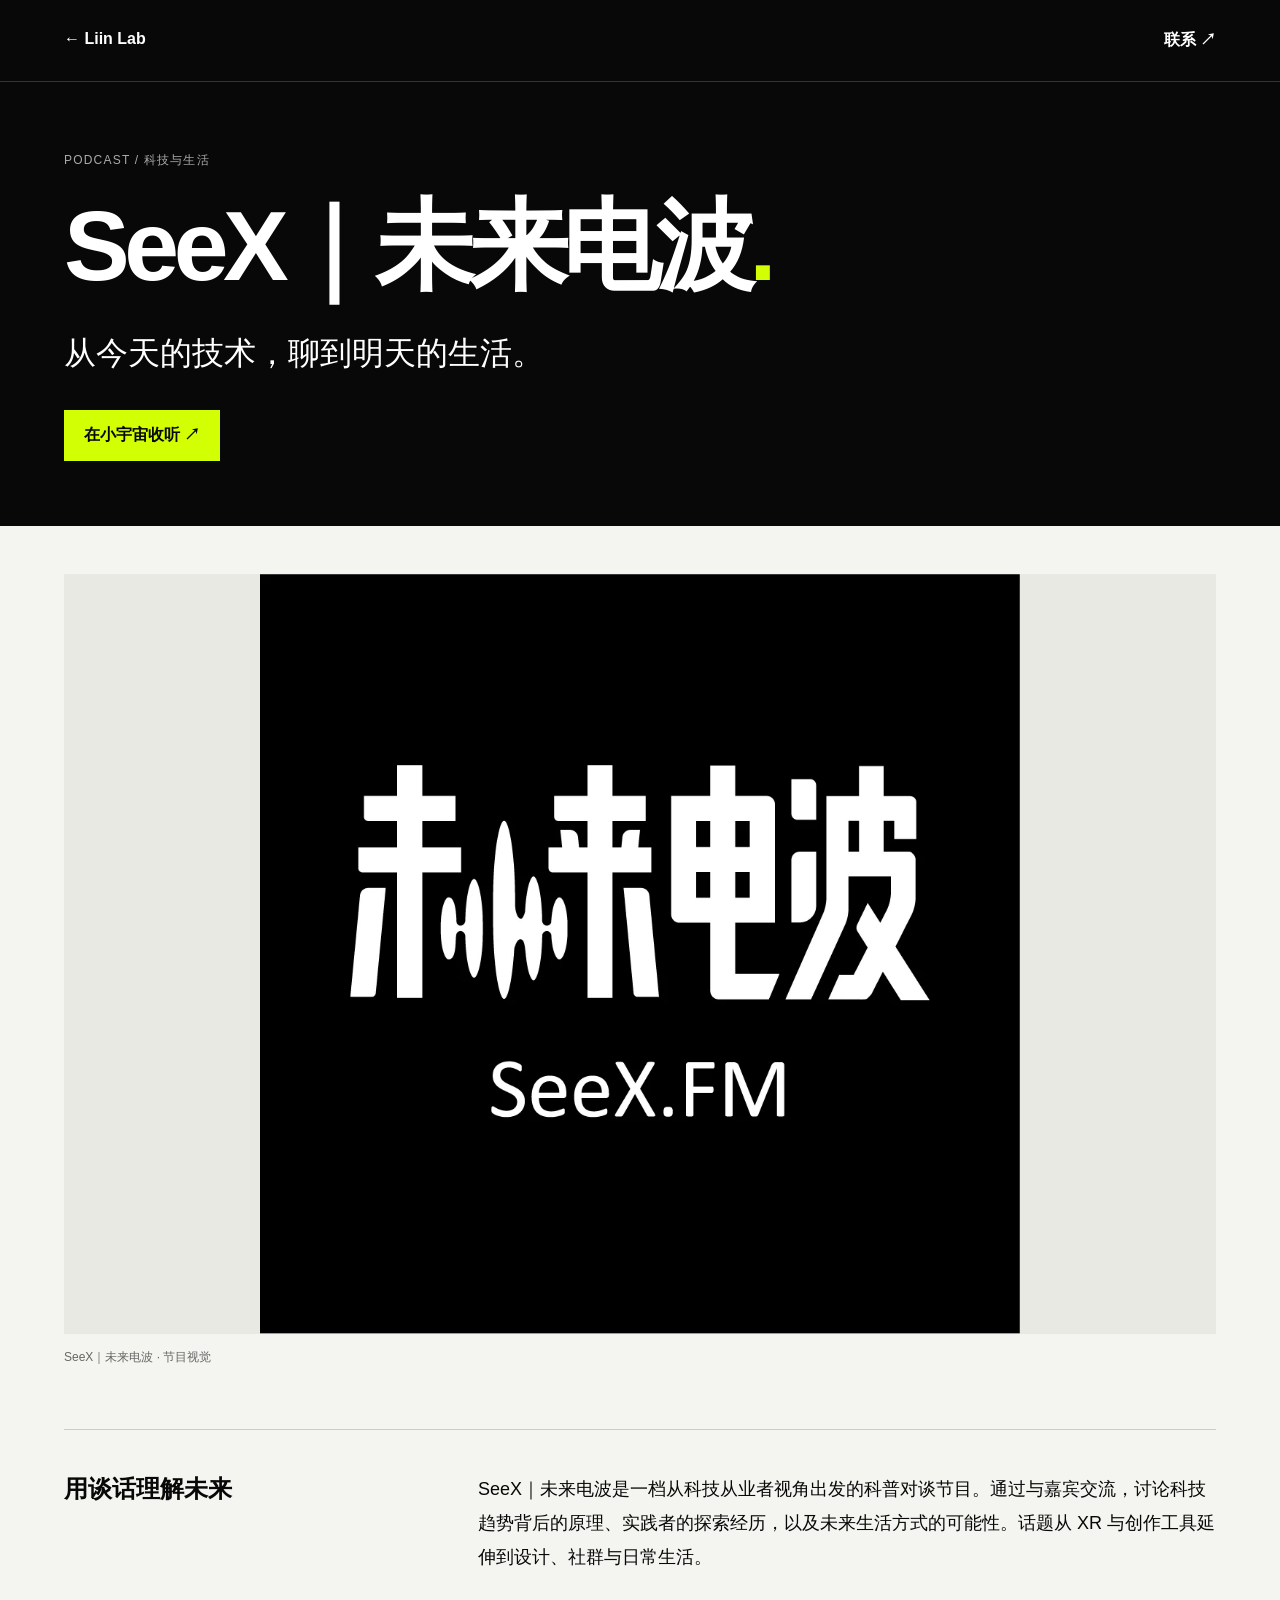
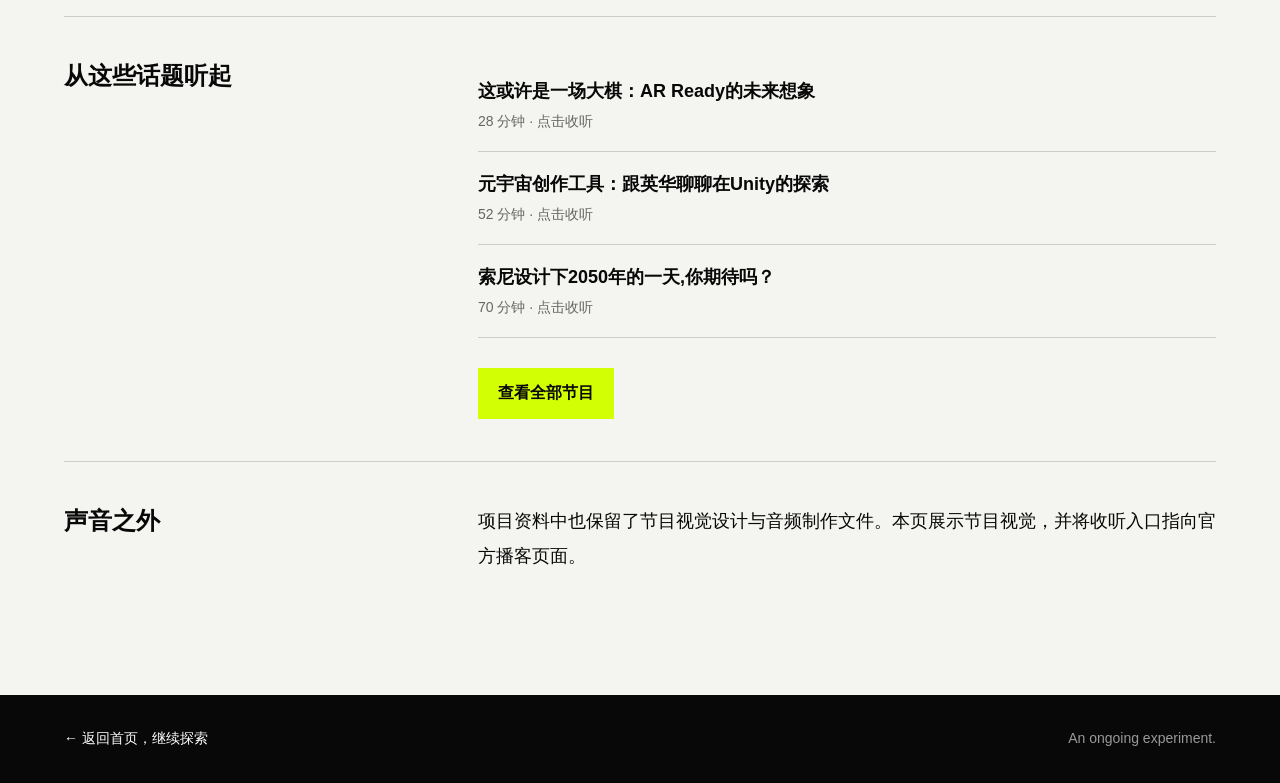
<file: future-radio.html>
<!DOCTYPE html>
<html lang="zh-CN"><head><meta charset="utf-8"/><meta content="width=device-width,initial-scale=1" name="viewport"/><title>SeeX｜未来电波 — Liin Lab</title><meta content="从今天的技术，聊到明天的生活。" name="description"/><link href="project.css" rel="stylesheet"/><link href="assets/liinlab-logo.svg" rel="icon"/></head><body><a class="skip" href="#main">跳转到正文</a><header><a href="index.html#experiments">← Liin Lab</a><a href="mailto:liinlab@qq.com">联系 ↗</a></header><main id="main"><div class="project-intro"><p class="eyebrow">PODCAST / 科技与生活</p><h1>SeeX｜未来电波<span>.</span></h1><p class="lead">从今天的技术，聊到明天的生活。</p><a class="outbound" href="https://www.xiaoyuzhoufm.com/podcast/60733cd58a0f422b81d08519" rel="noopener noreferrer" target="_blank">在小宇宙收听 ↗</a></div><div class="project-content"><figure><img alt="SeeX｜未来电波 · 节目视觉" loading="lazy" src="assets/projects/seex.webp"/><figcaption>SeeX｜未来电波 · 节目视觉</figcaption></figure><section class="story"><h2>用谈话理解未来</h2><div><p>SeeX｜未来电波是一档从科技从业者视角出发的科普对谈节目。通过与嘉宾交流，讨论科技趋势背后的原理、实践者的探索经历，以及未来生活方式的可能性。话题从 XR 与创作工具延伸到设计、社群与日常生活。</p></div></section><section class="story"><h2>从这些话题听起</h2><div><ul class="episode-list"><li><a href="https://www.xiaoyuzhoufm.com/episode/60f90b5416d98132bc25734a" rel="noopener noreferrer" target="_blank"><strong>这或许是一场大棋：AR Ready的未来想象</strong><span>28 分钟 · 点击收听</span></a></li><li><a href="https://www.xiaoyuzhoufm.com/episode/613d7def0c1cd68d74e30769" rel="noopener noreferrer" target="_blank"><strong>元宇宙创作工具：跟英华聊聊在Unity的探索</strong><span>52 分钟 · 点击收听</span></a></li><li><a href="https://www.xiaoyuzhoufm.com/episode/6678e79a30937508c5980035" rel="noopener noreferrer" target="_blank"><strong>索尼设计下2050年的一天,你期待吗？</strong><span>70 分钟 · 点击收听</span></a></li></ul><a class="outbound" href="https://www.xiaoyuzhoufm.com/podcast/60733cd58a0f422b81d08519" rel="noopener noreferrer" target="_blank">查看全部节目</a></div></section><section class="story"><h2>声音之外</h2><div><p>项目资料中也保留了节目视觉设计与音频制作文件。本页展示节目视觉，并将收听入口指向官方播客页面。</p></div></section></div></main><footer><a href="index.html#experiments">← 返回首页，继续探索</a><span>An ongoing experiment.</span></footer></body></html>
</file>
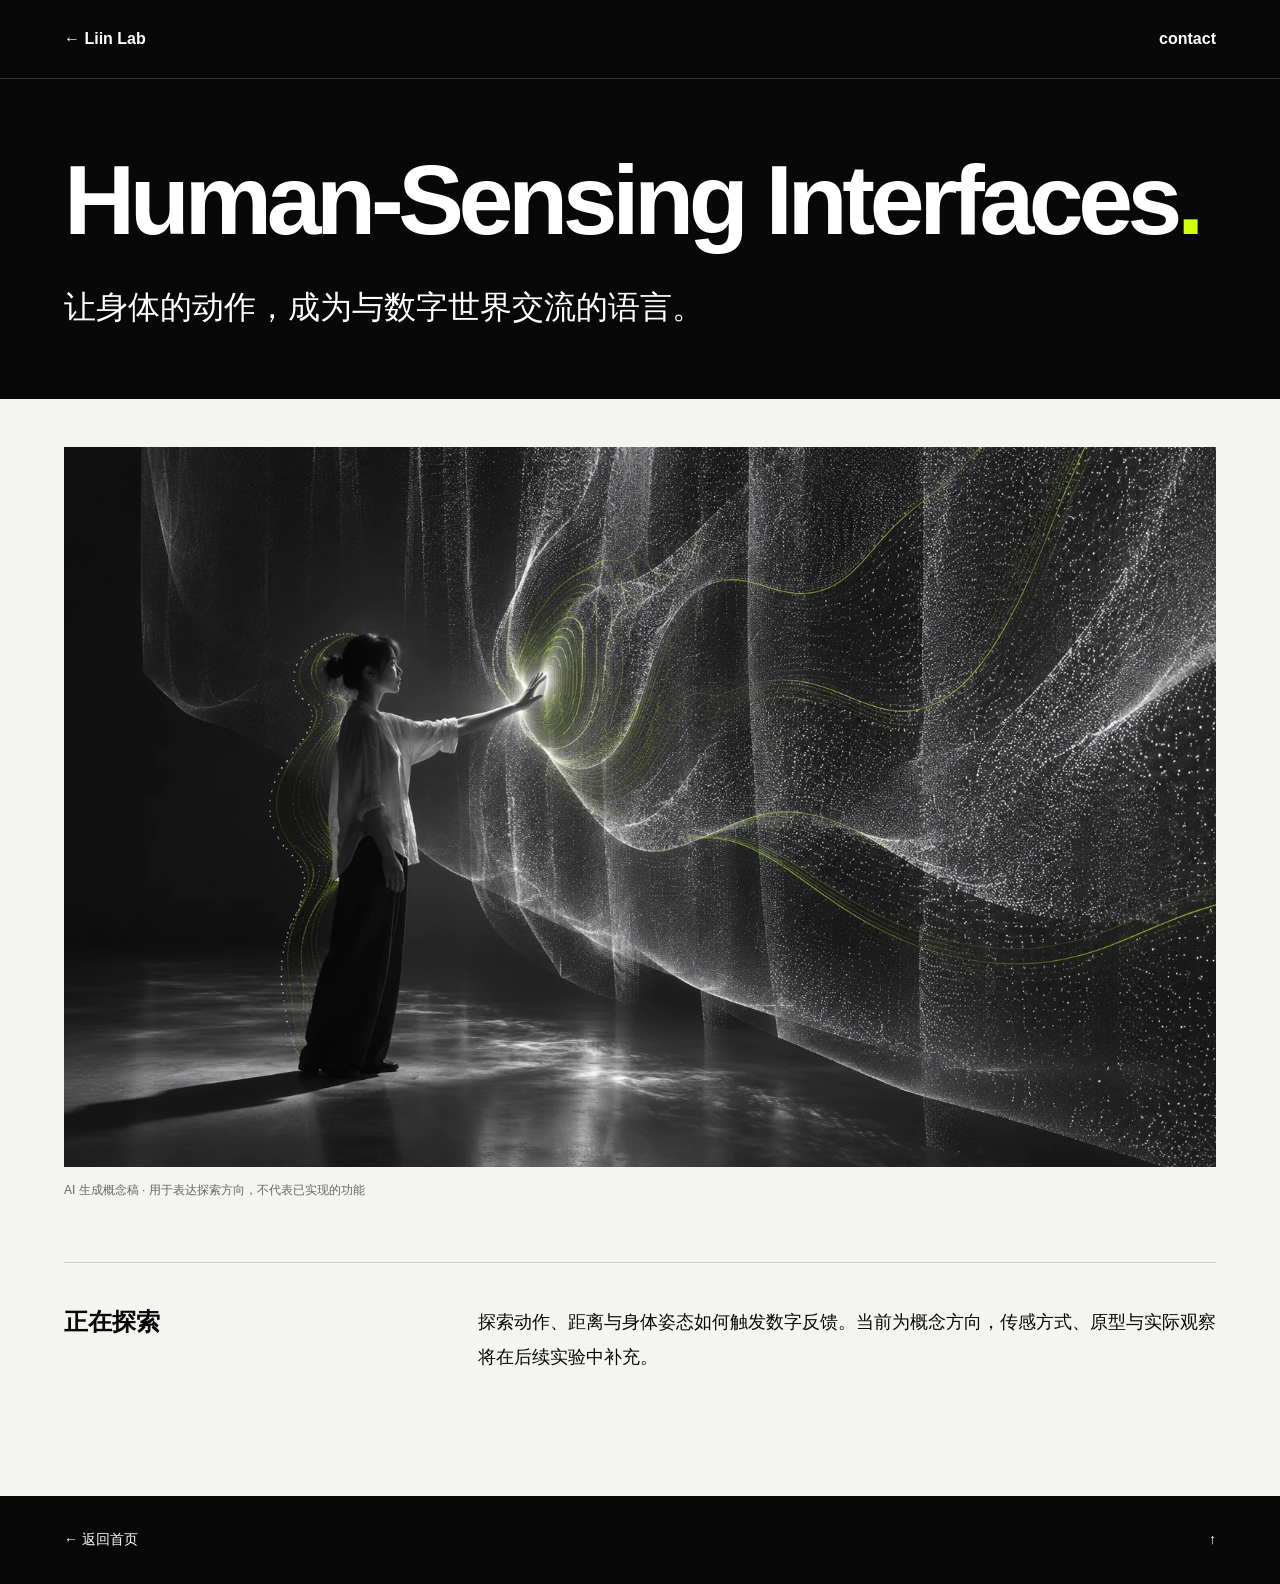
<file: human-sensing.html>
<!doctype html><html lang="zh-CN"><head><meta charset="utf-8"><meta name="viewport" content="width=device-width,initial-scale=1"><title>Human-Sensing Interfaces — Liin Lab</title><meta name="description" content="让身体的动作，成为与数字世界交流的语言。"><link rel="stylesheet" href="project.css"></head><body><a class="skip" href="#main">跳转到正文</a><header><a href="index.html#experiments">← Liin Lab</a><a href="mailto:liinlab@qq.com">contact</a></header><main id="main"><div class="project-intro"><h1>Human-Sensing Interfaces<span>.</span></h1><p class="lead">让身体的动作，成为与数字世界交流的语言。</p></div><div class="project-content"><figure><img src="assets/projects/human-sensing-concept.webp" alt="AI 生成概念稿 · 用于表达探索方向，不代表已实现的功能" loading="lazy"><figcaption>AI 生成概念稿 · 用于表达探索方向，不代表已实现的功能</figcaption></figure><section class="story"><h2>正在探索</h2><div><p>探索动作、距离与身体姿态如何触发数字反馈。当前为概念方向，传感方式、原型与实际观察将在后续实验中补充。</p></div></section></div></main><footer><a href="index.html#experiments">← 返回首页</a><a href="#" aria-label="回到顶部">↑</a></footer></body></html>
</file>
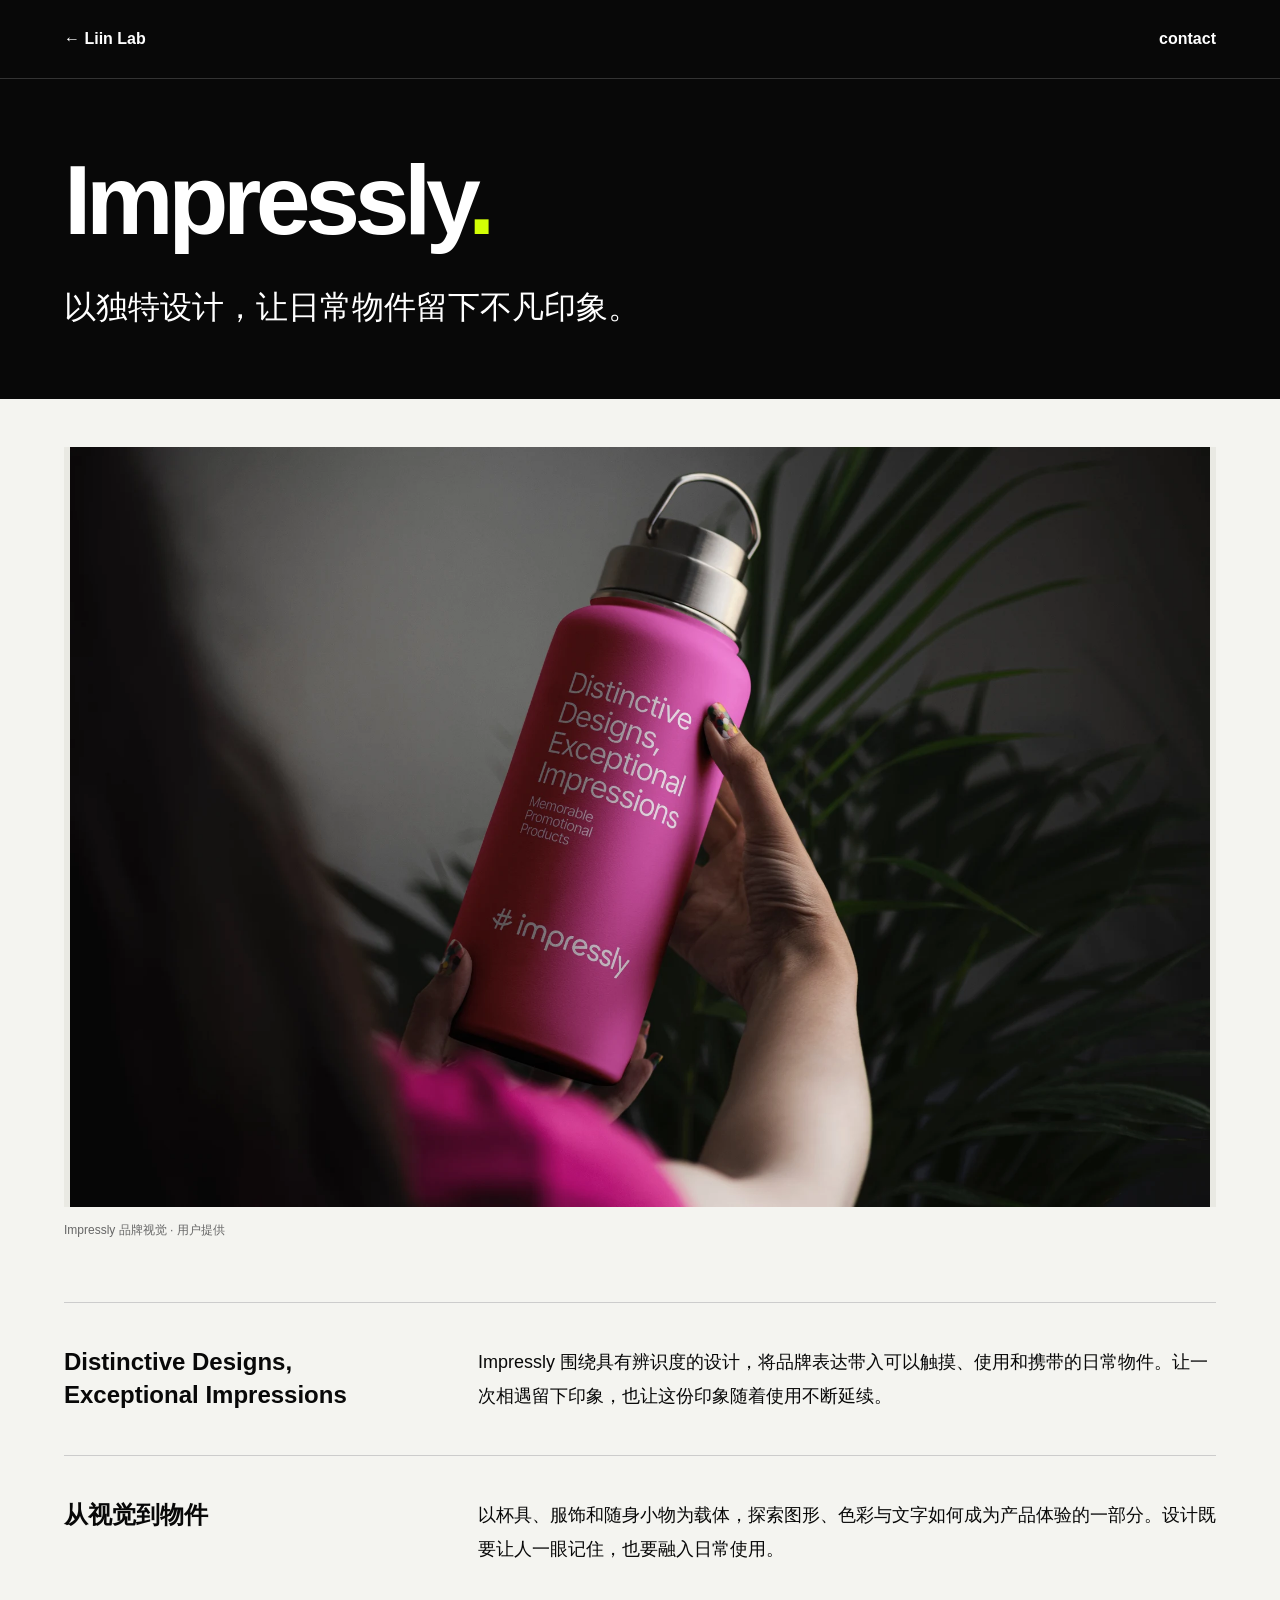
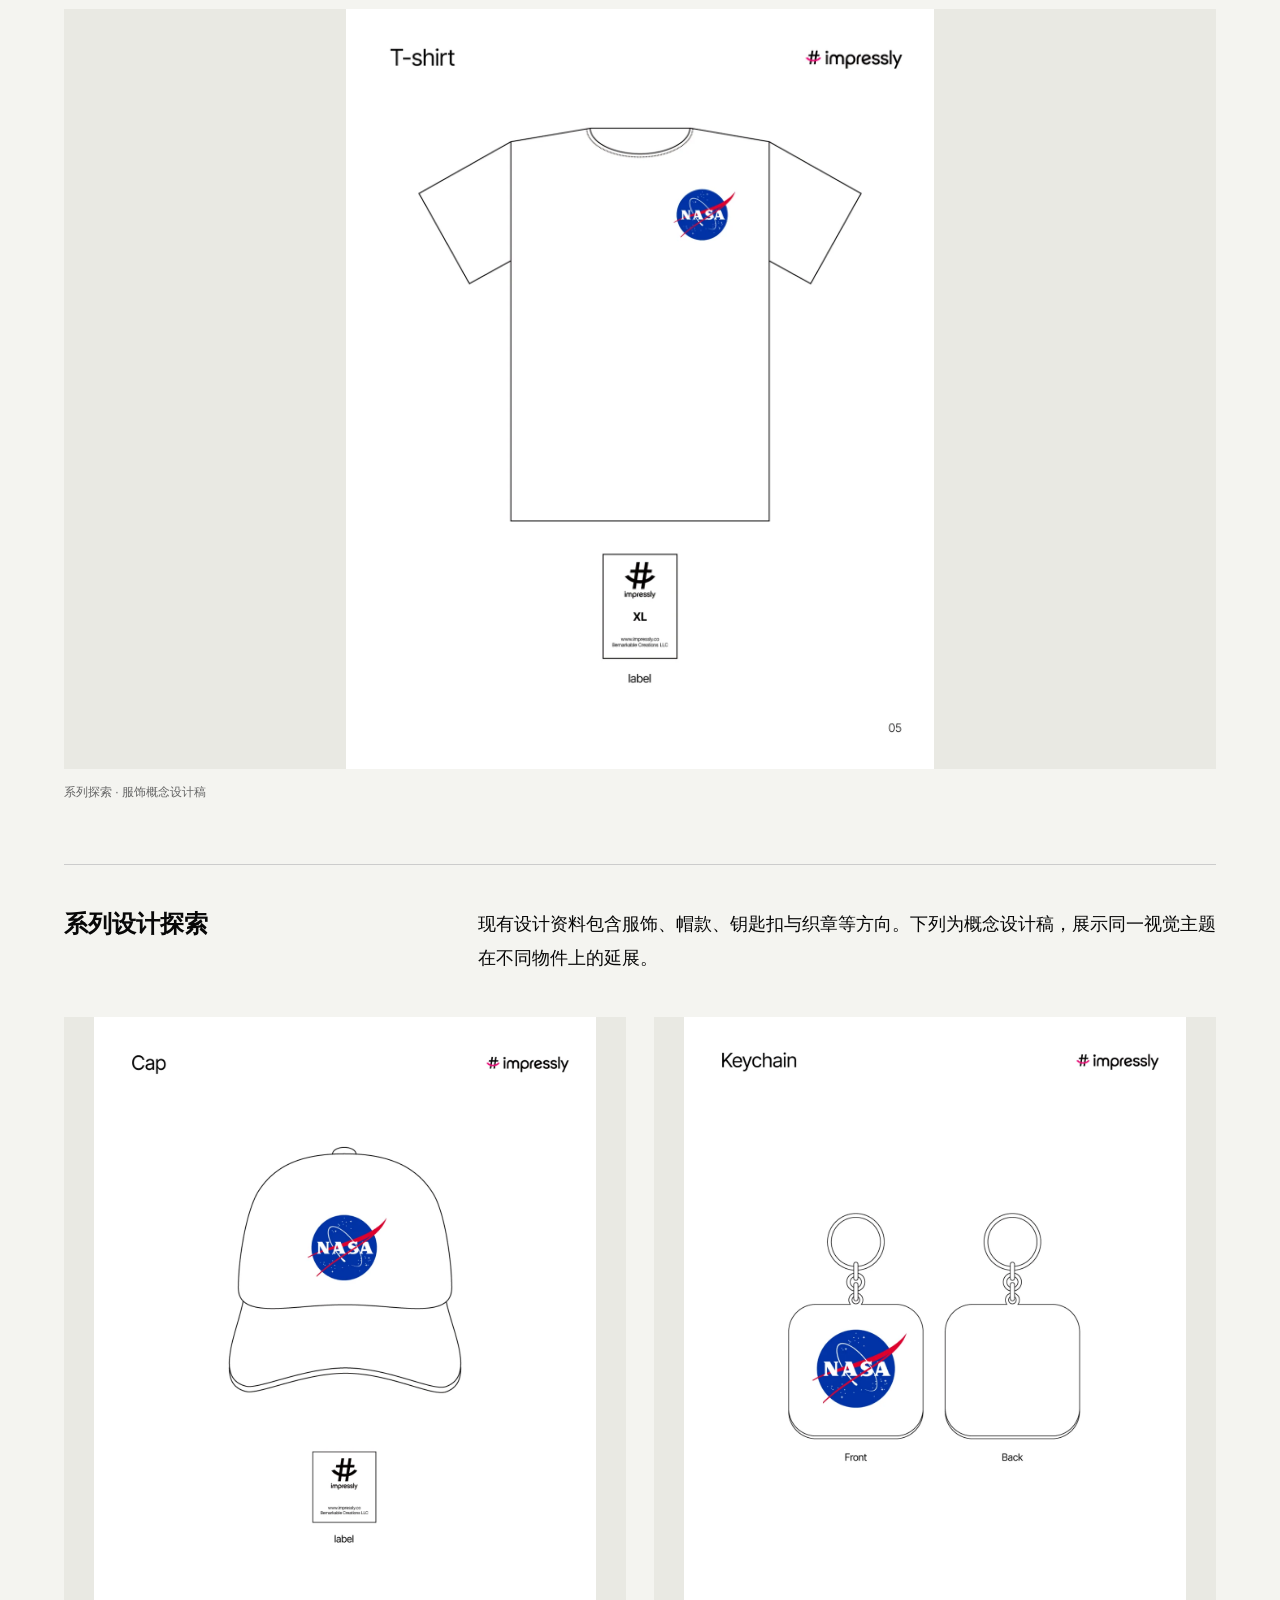
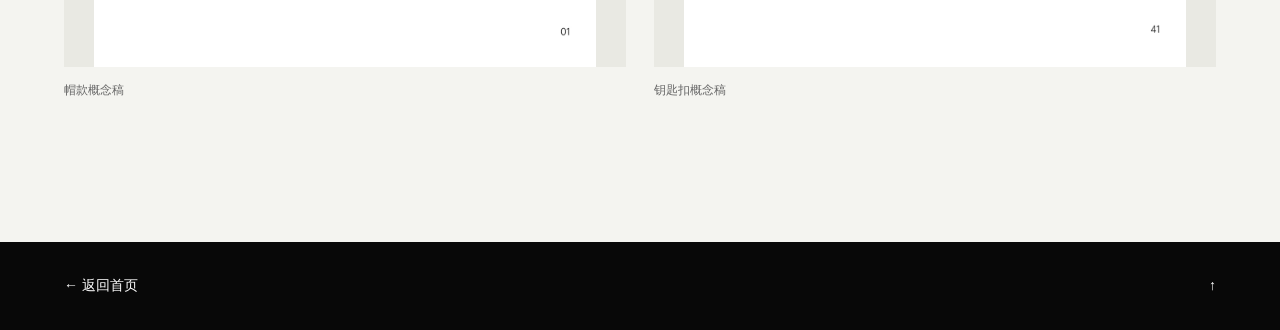
<file: impressly.html>
<!doctype html><html lang="zh-CN"><head><meta charset="utf-8"><meta name="viewport" content="width=device-width,initial-scale=1"><title>Impressly — Liin Lab</title><meta name="description" content="以独特设计，让日常物件留下不凡印象。"><link rel="stylesheet" href="project.css"></head><body><a class="skip" href="#main">跳转到正文</a><header><a href="index.html#experiments">← Liin Lab</a><a href="mailto:liinlab@qq.com">contact</a></header><main id="main"><div class="project-intro"><h1>Impressly<span>.</span></h1><p class="lead">以独特设计，让日常物件留下不凡印象。</p></div><div class="project-content"><figure><img src="assets/projects/impressly-bottle.webp" alt="Impressly 品牌视觉 · 用户提供" loading="lazy"><figcaption>Impressly 品牌视觉 · 用户提供</figcaption></figure><section class="story"><h2>Distinctive Designs,<br>Exceptional Impressions</h2><div><p>Impressly 围绕具有辨识度的设计，将品牌表达带入可以触摸、使用和携带的日常物件。让一次相遇留下印象，也让这份印象随着使用不断延续。</p></div></section><section class="story"><h2>从视觉到物件</h2><div><p>以杯具、服饰和随身小物为载体，探索图形、色彩与文字如何成为产品体验的一部分。设计既要让人一眼记住，也要融入日常使用。</p></div></section><figure><img src="assets/projects/impressly-0.webp" alt="系列探索 · 服饰概念设计稿" loading="lazy"><figcaption>系列探索 · 服饰概念设计稿</figcaption></figure><section class="story"><h2>系列设计探索</h2><div><p>现有设计资料包含服饰、帽款、钥匙扣与织章等方向。下列为概念设计稿，展示同一视觉主题在不同物件上的延展。</p></div></section><div class="pair"><figure><img src="assets/projects/impressly-1.webp" alt="帽款概念稿" loading="lazy"><figcaption>帽款概念稿</figcaption></figure><figure><img src="assets/projects/impressly-2.webp" alt="钥匙扣概念稿" loading="lazy"><figcaption>钥匙扣概念稿</figcaption></figure></div></div></main><footer><a href="index.html#experiments">← 返回首页</a><a href="#" aria-label="回到顶部">↑</a></footer></body></html>
</file>
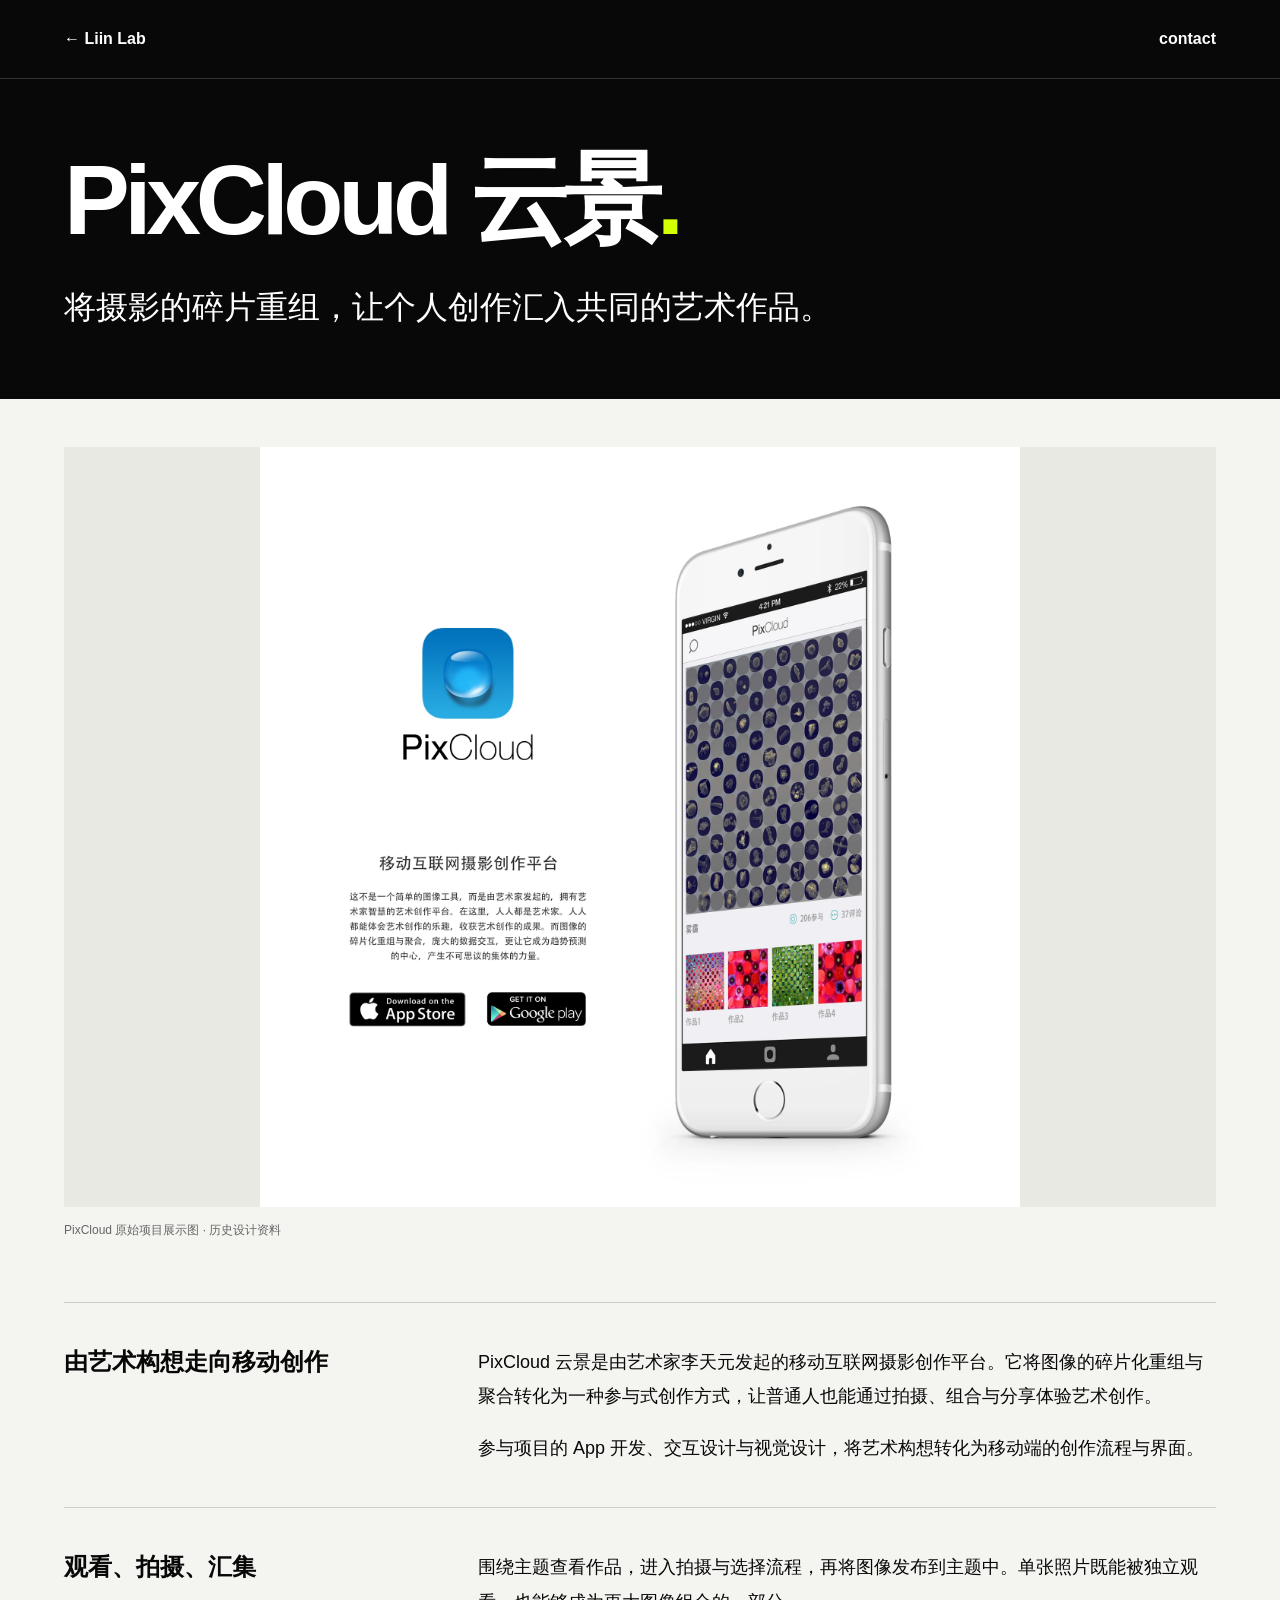
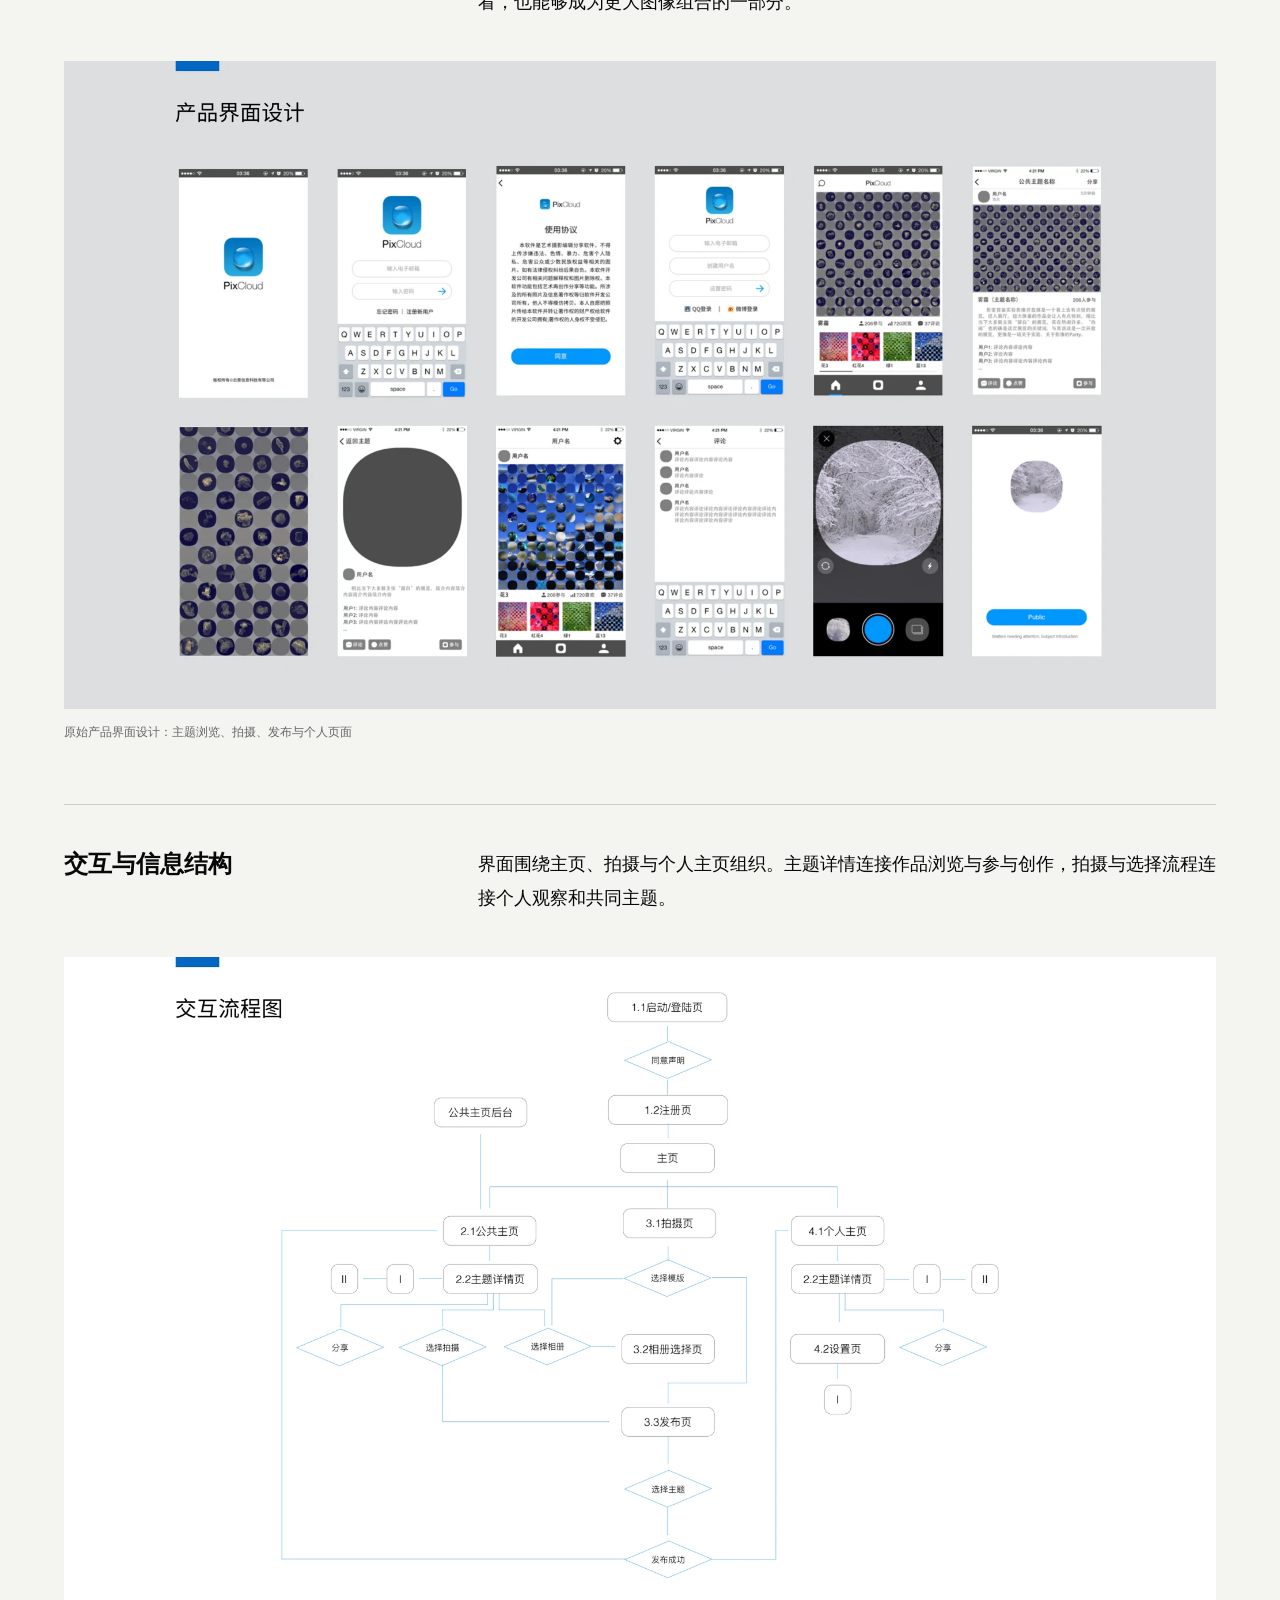
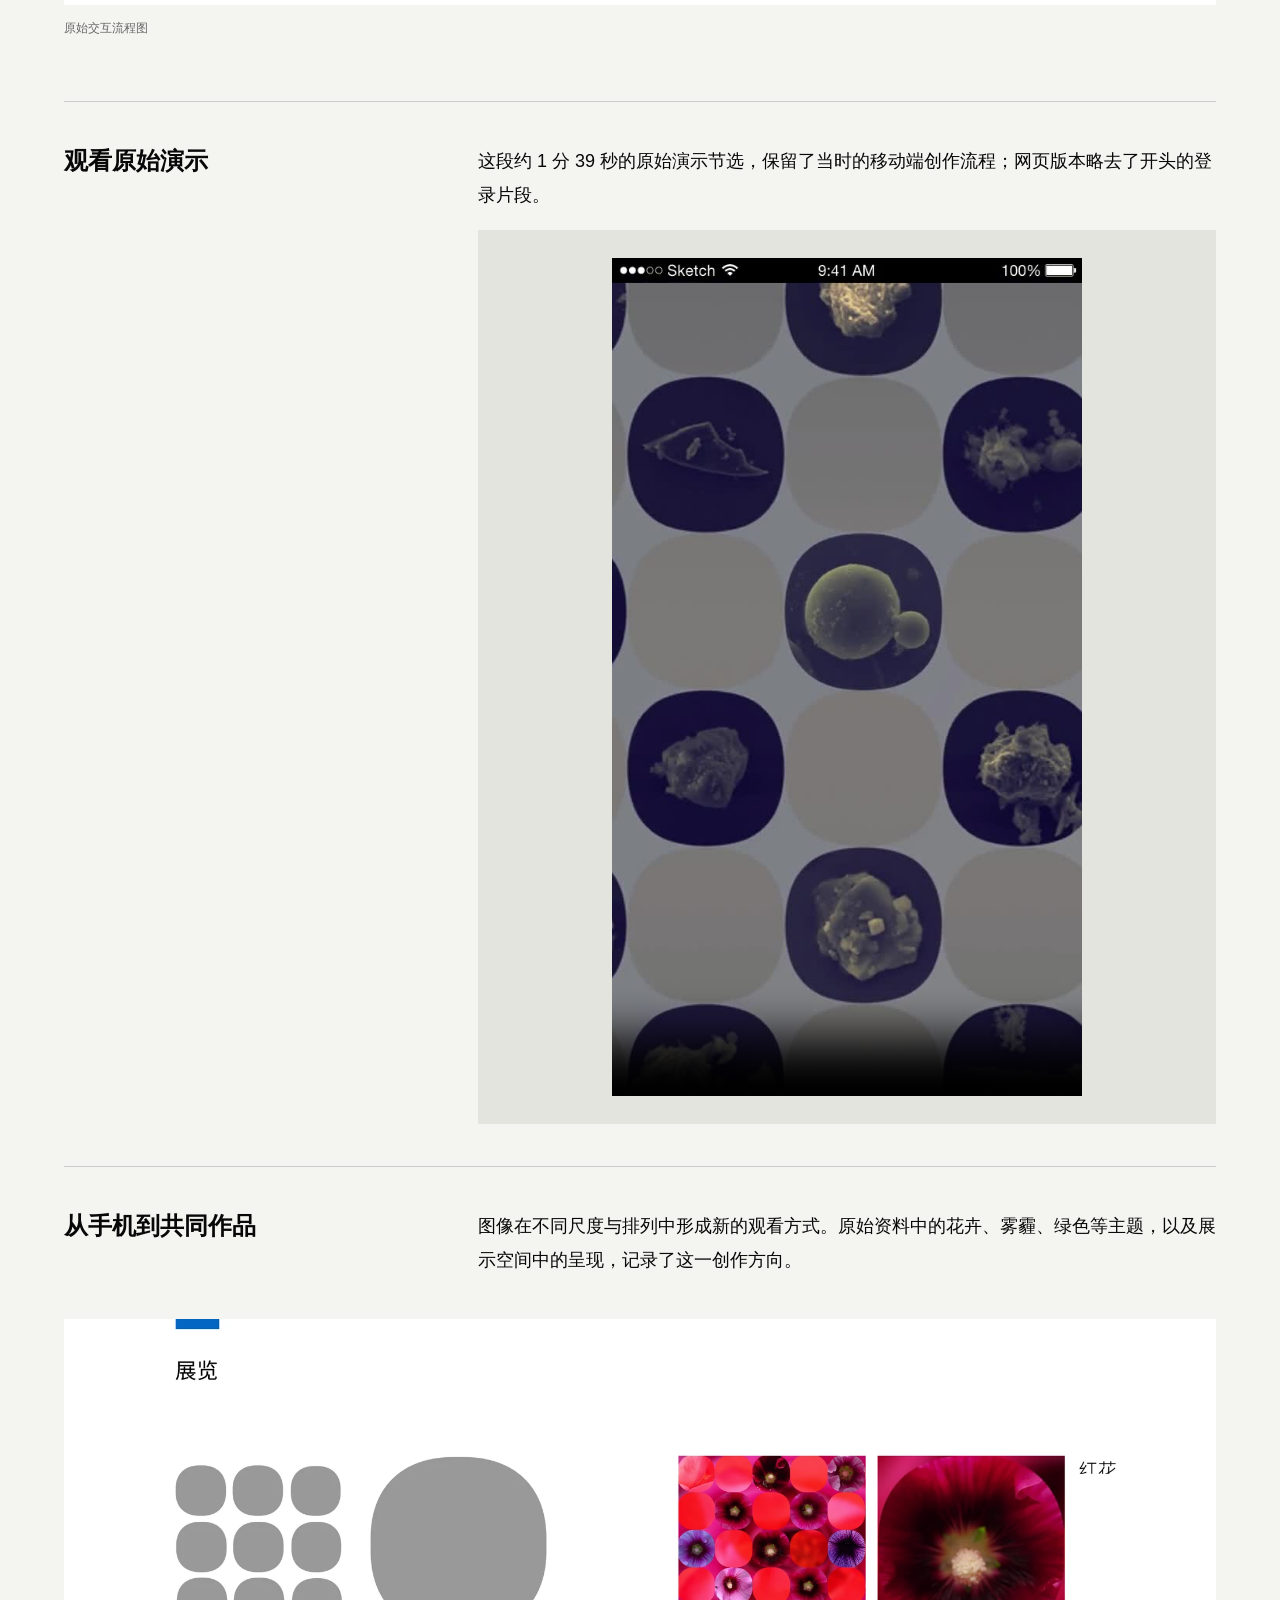
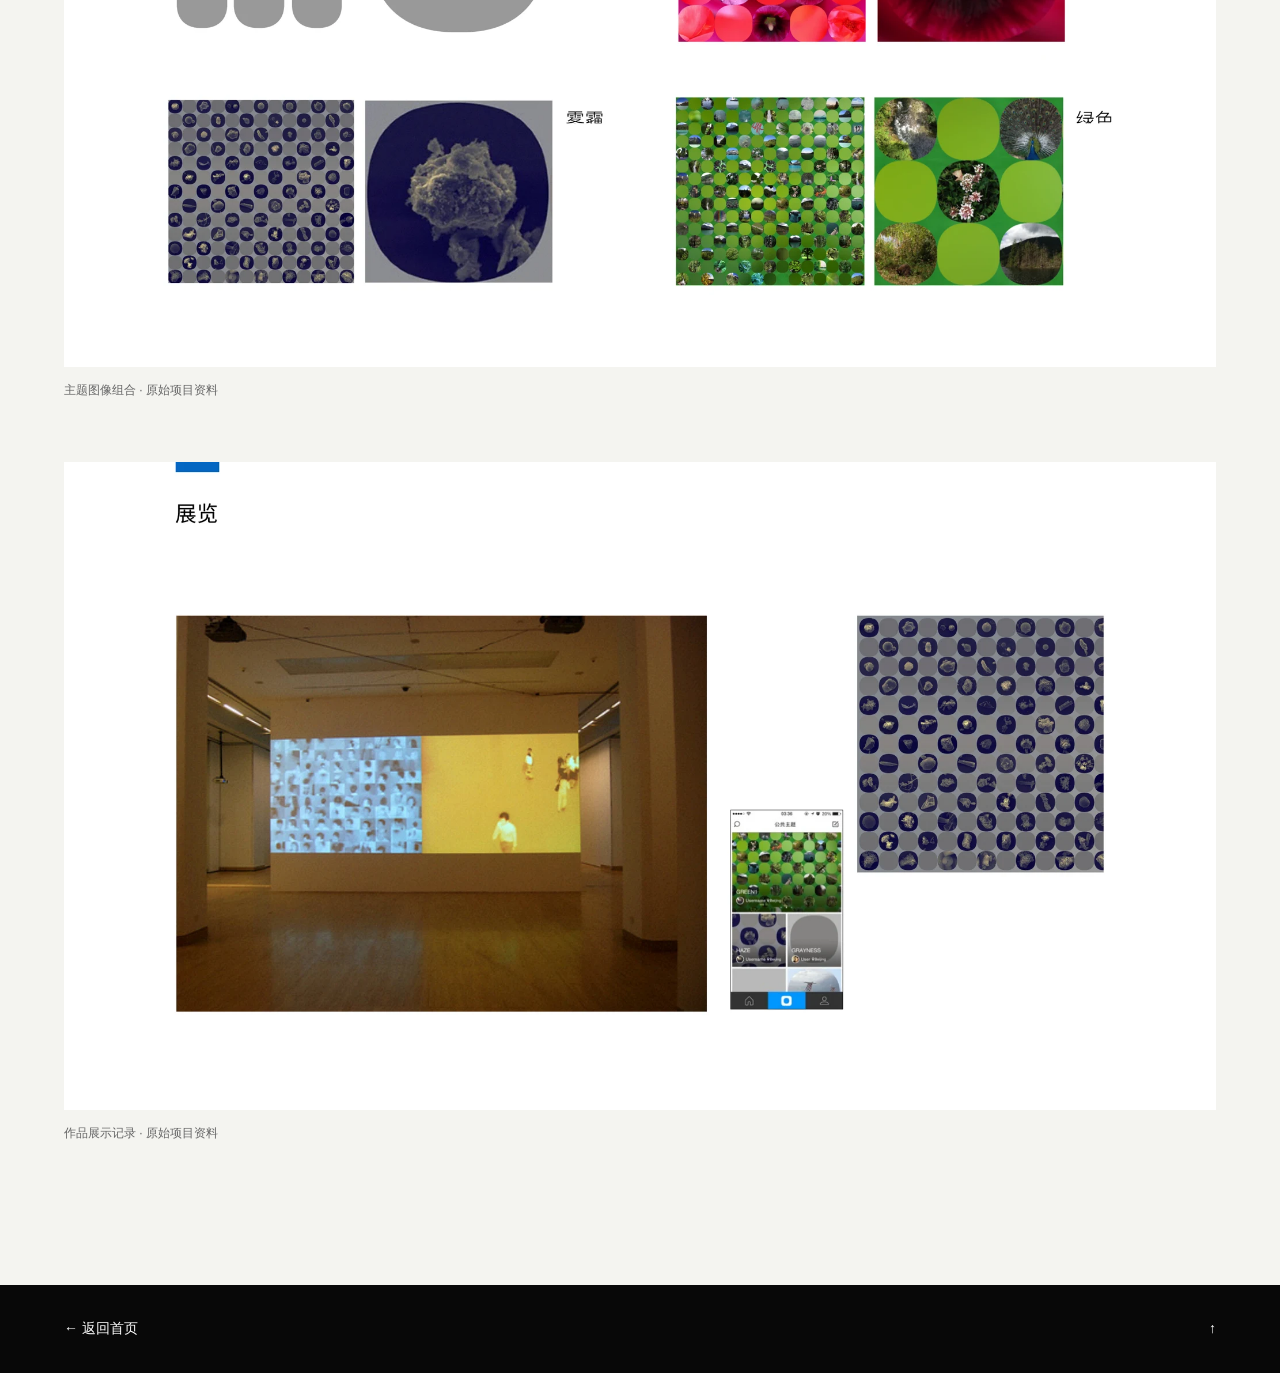
<file: pixcloud.html>
<!doctype html><html lang="zh-CN"><head><meta charset="utf-8"><meta name="viewport" content="width=device-width,initial-scale=1"><title>PixCloud 云景 — Liin Lab</title><meta name="description" content="将摄影的碎片重组，让个人创作汇入共同的艺术作品。"><link rel="stylesheet" href="project.css"></head><body><a class="skip" href="#main">跳转到正文</a><header><a href="index.html#experiments">← Liin Lab</a><a href="mailto:liinlab@qq.com">contact</a></header><main id="main"><div class="project-intro"><h1>PixCloud 云景<span>.</span></h1><p class="lead">将摄影的碎片重组，让个人创作汇入共同的艺术作品。</p></div><div class="project-content"><figure><img src="assets/projects/pixcloud-original.webp" alt="PixCloud 原始项目展示图 · 历史设计资料" loading="lazy"><figcaption>PixCloud 原始项目展示图 · 历史设计资料</figcaption></figure><section class="story"><h2>由艺术构想走向移动创作</h2><div><p>PixCloud 云景是由艺术家李天元发起的移动互联网摄影创作平台。它将图像的碎片化重组与聚合转化为一种参与式创作方式，让普通人也能通过拍摄、组合与分享体验艺术创作。</p><p>参与项目的 App 开发、交互设计与视觉设计，将艺术构想转化为移动端的创作流程与界面。</p></div></section><section class="story"><h2>观看、拍摄、汇集</h2><div><p>围绕主题查看作品，进入拍摄与选择流程，再将图像发布到主题中。单张照片既能被独立观看，也能够成为更大图像组合的一部分。</p></div></section><figure><img src="assets/projects/pixcloud-15.webp" alt="原始产品界面设计：主题浏览、拍摄、发布与个人页面" loading="lazy"><figcaption>原始产品界面设计：主题浏览、拍摄、发布与个人页面</figcaption></figure><section class="story"><h2>交互与信息结构</h2><div><p>界面围绕主页、拍摄与个人主页组织。主题详情连接作品浏览与参与创作，拍摄与选择流程连接个人观察和共同主题。</p></div></section><figure><img src="assets/projects/pixcloud-14.webp" alt="原始交互流程图" loading="lazy"><figcaption>原始交互流程图</figcaption></figure><section class="story"><h2>观看原始演示</h2><div><p>这段约 1 分 39 秒的原始演示节选，保留了当时的移动端创作流程；网页版本略去了开头的登录片段。</p><div class="video-stage"><video controls playsinline preload="metadata" poster="assets/pixcloud/poster.jpg" aria-label="PixCloud 原始演示视频"><source src="assets/pixcloud/demo.mp4" type="video/mp4"></video></div></div></section><section class="story"><h2>从手机到共同作品</h2><div><p>图像在不同尺度与排列中形成新的观看方式。原始资料中的花卉、雾霾、绿色等主题，以及展示空间中的呈现，记录了这一创作方向。</p></div></section><figure><img src="assets/projects/pixcloud-17.webp" alt="主题图像组合 · 原始项目资料" loading="lazy"><figcaption>主题图像组合 · 原始项目资料</figcaption></figure><figure><img src="assets/projects/pixcloud-18.webp" alt="作品展示记录 · 原始项目资料" loading="lazy"><figcaption>作品展示记录 · 原始项目资料</figcaption></figure></div></main><footer><a href="index.html#experiments">← 返回首页</a><a href="#" aria-label="回到顶部">↑</a></footer></body></html>
</file>
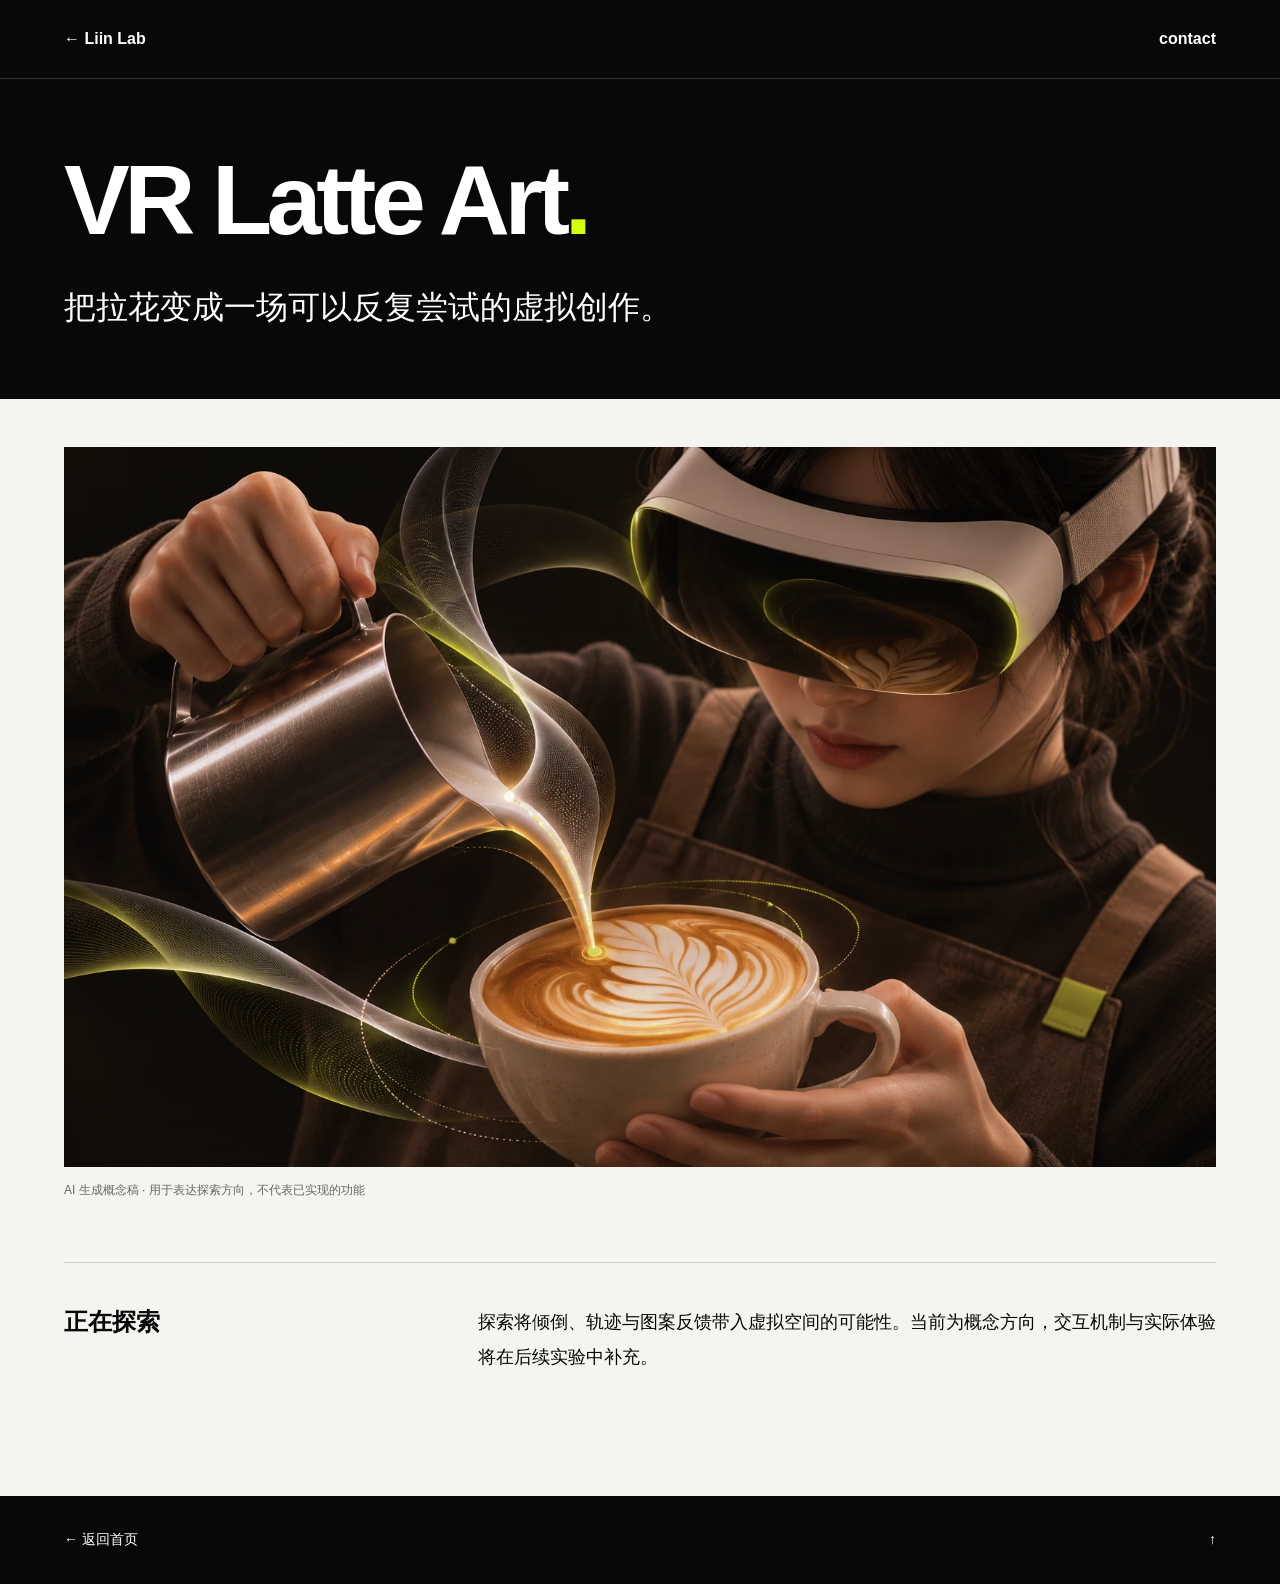
<file: vr-latte-art.html>
<!doctype html><html lang="zh-CN"><head><meta charset="utf-8"><meta name="viewport" content="width=device-width,initial-scale=1"><title>VR Latte Art — Liin Lab</title><meta name="description" content="把拉花变成一场可以反复尝试的虚拟创作。"><link rel="stylesheet" href="project.css"></head><body><a class="skip" href="#main">跳转到正文</a><header><a href="index.html#experiments">← Liin Lab</a><a href="mailto:liinlab@qq.com">contact</a></header><main id="main"><div class="project-intro"><h1>VR Latte Art<span>.</span></h1><p class="lead">把拉花变成一场可以反复尝试的虚拟创作。</p></div><div class="project-content"><figure><img src="assets/projects/vr-latte-concept.webp" alt="AI 生成概念稿 · 用于表达探索方向，不代表已实现的功能" loading="lazy"><figcaption>AI 生成概念稿 · 用于表达探索方向，不代表已实现的功能</figcaption></figure><section class="story"><h2>正在探索</h2><div><p>探索将倾倒、轨迹与图案反馈带入虚拟空间的可能性。当前为概念方向，交互机制与实际体验将在后续实验中补充。</p></div></section></div></main><footer><a href="index.html#experiments">← 返回首页</a><a href="#" aria-label="回到顶部">↑</a></footer></body></html>
</file>
<file: style.css>
:root{--lime:#d3ff05;--black:#080808;--paper:#f4f4f0;--muted:#70706b}*{box-sizing:border-box}html{scroll-behavior:smooth;scroll-padding-top:24px}body{margin:0;background:var(--paper);color:var(--black);font-family:Arial,"Helvetica Neue","PingFang SC","Microsoft YaHei",sans-serif;-webkit-font-smoothing:antialiased}button,a{-webkit-tap-highlight-color:transparent}button{font:inherit;cursor:pointer}a{color:inherit;text-decoration:none}button:focus-visible,a:focus-visible{outline:2px solid currentColor;outline-offset:6px}::selection{background:var(--lime);color:var(--black)}.skip{position:fixed;top:-80px;background:var(--lime);color:var(--black);z-index:5;padding:15px}.skip:focus{top:10px}.dark-intro{background:var(--black);color:white}header{margin:0 5%;padding:30px 0;display:flex;justify-content:space-between;align-items:center;border-bottom:1px solid #333}.wordmark{font-size:32px;font-weight:800;letter-spacing:-2px}.wordmark>span{color:var(--lime)}nav{display:flex;gap:36px;font-size:12px}nav a{display:flex;flex-direction:column;gap:5px}nav span{font-size:10px;color:#aaa}nav a:hover,nav a:hover span{color:var(--lime)}.hero{padding:65px 5% 65px;display:grid;grid-template-columns:1fr 210px;align-items:end;gap:30px}h1{font-size:clamp(76px,10.1vw,162px);font-weight:800;line-height:.91;letter-spacing:-.065em;margin:0}h1>span{display:block}h1 em{font-style:normal;color:var(--lime)}.intro-note{padding-bottom:8px}.intro-note p{font-size:16px;line-height:1.8;margin:0 0 12px}.intro-note>span{font-size:11px;color:#aaa}.intro-note>a{display:block;font-size:40px;margin-top:35px;width:60px;transition:transform .2s}.intro-note>a:hover{transform:translateY(5px);color:var(--lime)}.wrap{padding-left:5%;padding-right:5%}.experiments{display:grid;grid-template-columns:1fr 2fr;gap:50px;padding-top:52px;padding-bottom:60px}.section-kicker{font-size:12px;letter-spacing:.02em;line-height:1.8}.section-kicker h2{font:inherit;margin:0}.section-kicker>span{display:block;font-size:11px;color:var(--muted)}.experiments ol{padding:0;margin:0;list-style:none}.experiments li{font-size:24px;letter-spacing:-.6px;line-height:1.5;border-bottom:1px solid #d5d5cf;padding:17px 0;display:flex;align-items:baseline;gap:30px}.experiments li:first-child{padding-top:0}.experiments li>span{font-family:monospace;color:var(--muted);font-size:10px;letter-spacing:0}.work-heading{background:var(--lime);padding:36px 5% 42px;display:flex;justify-content:space-between;align-items:end;gap:40px}.work-heading h2{font-size:100px;line-height:.9;letter-spacing:-6px;margin:32px 0 0;font-weight:800}.work-heading h2>span{color:#080808}.work-description{width:250px;font-size:13px;line-height:1.8}.work-description p{margin:0 0 12px}.work-description p:last-child{font-size:11px;margin:0}.gallery-wrap{padding-top:30px;padding-bottom:80px}.filter-bar{display:flex;justify-content:space-between;align-items:center;gap:20px;margin-bottom:30px}.filters{display:flex;gap:8px}.filters button{border:0;background:none;padding:9px 13px;border-radius:0;font-size:11px;color:#555}.filters button[aria-pressed=true]{background:var(--black);color:white}.filters button:hover{background:#ddd}.filters button[aria-pressed=true]:hover{background:var(--black)}.filters span{margin-left:8px;font-size:9px;color:#bbb}.folio{font-family:ui-monospace,SFMono-Regular,Consolas,monospace;font-size:10px;color:var(--muted)}.gallery{display:grid;grid-template-columns:1fr 1fr;column-gap:28px;row-gap:45px}.case[hidden]{display:none}.image-button{position:relative;width:100%;display:block;padding:0;background:white;border:0;overflow:hidden}.image-button img{width:100%;height:auto;aspect-ratio:16/9;object-fit:contain;display:block;transition:transform .35s}.image-button:hover img{transform:scale(1.015)}.enlarge{position:absolute;bottom:12px;right:12px;width:30px;height:30px;display:grid;place-items:center;background:var(--black);color:white;font-size:19px}.image-button:hover .enlarge{background:var(--lime);color:black}.case-caption{display:flex;justify-content:space-between;gap:15px;padding-top:17px}.case h3{font-size:17px;font-weight:600;letter-spacing:-.3px;margin:0 0 7px}.case p{font-size:11px;color:var(--muted);margin:0;line-height:1.7}footer{background:var(--black);color:white;padding:55px 5% 24px}.footer-top{display:flex;align-items:end;justify-content:space-between;gap:30px;padding-bottom:65px}.footer-top h2{font-size:75px;line-height:1;letter-spacing:-4px;margin:0}.footer-top h2>span{color:var(--lime)}.footer-top>a{font-size:19px;border-bottom:1px solid #777;padding:0 0 10px;min-width:260px;display:flex;justify-content:space-between;gap:30px}.footer-top>a:hover{color:var(--lime)}.footer-bottom{padding-top:22px;border-top:1px solid #333;display:flex;justify-content:space-between;align-items:center;gap:20px}.footer-bottom>span:nth-child(2),.footer-bottom>a{font-size:10px;color:#aaa}.footer-bottom .wordmark{font-size:24px}.footer-bottom>a:hover{color:var(--lime)}dialog{border:0;padding:25px;background:var(--paper);color:var(--black);width:min(1160px,94vw);max-height:92vh}dialog::backdrop{background:#000c}dialog img{display:block;width:100%;height:auto}.lightbox-head{display:flex;align-items:center;justify-content:space-between;gap:20px;margin-bottom:20px}.lightbox-head h2{font-size:18px;margin:0}.lightbox-head button{border:0;background:var(--black);color:white;padding:12px 16px;font-size:12px}dialog>p{font-size:11px;color:var(--muted);line-height:1.8;margin-bottom:0}@media(min-width:1600px){.hero{padding-top:90px;padding-bottom:90px}h1{font-size:160px}.wrap,header,.hero,.work-heading,footer{padding-left:max(5%,calc((100vw - 1440px)/2));padding-right:max(5%,calc((100vw - 1440px)/2))}header{margin:0}}@media(max-width:900px){.hero{grid-template-columns:1fr 150px;gap:20px}h1{font-size:10.4vw}.experiments{grid-template-columns:1fr 2.5fr;gap:25px}.experiments li{font-size:21px}.work-heading h2{font-size:85px}}@media(max-width:600px){header{padding:23px 0}.wordmark{font-size:27px}nav{gap:18px;font-size:10px}nav span{font-size:8px}.hero{display:block;padding-top:50px;padding-bottom:35px}h1{font-size:13.9vw;letter-spacing:-.06em}.intro-note{display:grid;grid-template-columns:1fr auto;gap:0 20px;margin-top:35px;padding:0}.intro-note p{font-size:12px;margin:0 0 5px}.intro-note>span{font-size:9px}.intro-note>a{grid-column:2;grid-row:1/3;align-self:end;font-size:32px;margin:0;text-align:right;width:30px}.experiments{display:block;padding-top:35px;padding-bottom:38px}.section-kicker{font-size:11px}.experiments ol{margin-top:25px}.experiments li{font-size:19px;gap:20px;padding:15px 0}.work-heading{padding-top:25px;padding-bottom:30px;gap:15px}.work-heading h2{font-size:70px;letter-spacing:-4px;margin-top:25px}.work-description{width:145px;font-size:10px}.work-description p:last-child{font-size:9px}.gallery-wrap{padding-top:23px;padding-bottom:40px}.filter-bar{margin-bottom:22px;gap:8px}.filters{gap:2px}.filters button{padding:8px 10px;font-size:10px}.filter-bar>.folio{font-size:8px}.filters span{display:none}.gallery{grid-template-columns:1fr;gap:32px}.case h3{font-size:17px}.case-caption{padding-top:13px}.footer-top{display:block;padding-bottom:45px}.footer-top h2{font-size:60px;margin-bottom:35px;letter-spacing:-3px}.footer-top>a{font-size:17px;min-width:0;max-width:280px}footer{padding-top:40px}.footer-bottom{gap:12px}.footer-bottom>span:nth-child(2){font-size:8px}dialog{padding:16px}.lightbox-head h2{font-size:14px}.lightbox-head button{padding:10px;font-size:11px}}@media(prefers-reduced-motion:reduce){html{scroll-behavior:auto}*{transition:none!important}}

/* Original circular SVG logo; preserve its geometry and clear space. */
header{padding-top:4px;padding-bottom:4px}.wordmark{display:inline-flex;align-items:center;flex-shrink:0;line-height:0}.wordmark img{display:block;width:112px;height:112px;object-fit:contain}.footer-bottom .wordmark img{width:96px;height:96px}@media(max-width:600px){header{padding-top:2px;padding-bottom:2px}.wordmark img{width:92px;height:92px}.footer-bottom .wordmark img{width:78px;height:78px}}

/* Local review: align the visible logo artwork, not the circular SVG canvas.
   Artwork bounds: x=105.65..481.97 within the original 574-unit canvas.
   120 / 376.32 gives a 183.04px canvas and a 33.69px left offset. */
header{min-height:120px;padding-top:25px;padding-bottom:25px}
header .wordmark{position:relative;width:120px;height:38px;overflow:visible}
header .wordmark img{position:absolute;max-width:none;width:183.04px;height:183.04px;left:-33.69px;top:calc(50% - 89.77px);clip-path:inset(40.8% 16.03% 42.74% 18.406%)}
nav{font-size:14.4px;font-weight:600}nav span{font-size:12px;font-weight:500;color:#c6c6c6}
.intro-note{display:block;padding-bottom:8px}.intro-note>a{margin-top:0}
.section-kicker{font-size:20px;font-weight:600;letter-spacing:0;line-height:1.45}
.section-kicker h2{font-weight:600}.section-kicker>span{font-size:15px;font-weight:500;color:#555;margin-top:9px}
.filters{gap:12px}.filters button{font-size:16px;font-weight:600;padding:12px 18px;color:#303030}.filters span{font-size:11px;font-weight:500}
@media(max-width:600px){
header{min-height:108px;padding-top:20px;padding-bottom:20px;gap:20px}
header .wordmark img{width:183.04px;height:183.04px}
nav{gap:16px;font-size:12px}nav span{font-size:9.6px}
.intro-note{margin-top:30px}.intro-note>a{margin-left:auto}
.section-kicker{font-size:18px}.section-kicker>span{font-size:14px;margin-top:7px}
.filters{gap:4px}.filters button{font-size:14px;padding:11px 12px}.filter-bar{flex-wrap:wrap;row-gap:12px}
}
@media(max-width:360px){nav{gap:10px}header{gap:12px}.filters button{padding:10px}}

/* Introduction approved by the user. */
.hero{grid-template-columns:minmax(0,1fr) 60px;gap:30px}
.hero h1{font-size:clamp(60px,8.6vw,138px);line-height:1;letter-spacing:-.065em}
.site-introduction{font-size:clamp(17px,1.65vw,24px);line-height:1.6;letter-spacing:-.015em;color:#ccc;margin:34px 0 0;max-width:680px;font-weight:400}
@media(max-width:600px){.hero{display:block}.hero h1{font-size:12.1vw}.site-introduction{font-size:16px;line-height:1.65;margin-top:25px}.intro-note{margin-top:22px}}

/* Supplied title artwork above the website introduction. */
.hero{display:block;padding-top:80px;padding-bottom:55px}
.hero h1{margin:0;font-size:inherit;line-height:1}
.hero-name{display:block;width:100%;max-width:1100px;height:auto}
.hero-description{display:flex;align-items:flex-end;justify-content:space-between;gap:28px;margin-top:65px}
.intro-tagline{font-size:27px;font-weight:600;line-height:1.3;letter-spacing:-.03em;margin:0;color:white}
.hero-description .site-introduction{font-size:18px;line-height:1.65;margin-top:14px}
.hero-down{font-size:40px;padding:0 8px;line-height:1.2}.hero-down:hover{color:var(--lime)}
@media(max-width:600px){.hero{padding-top:55px;padding-bottom:38px}.hero-description{margin-top:45px;gap:18px}.intro-tagline{font-size:23px}.hero-description .site-introduction{font-size:15px;margin-top:12px}.hero-down{font-size:32px;padding:0}}

/* Local review: one consistent style for the complete introduction. */
.intro-tagline,.hero-description .site-introduction{font-family:inherit;font-size:27px;font-weight:600;line-height:1.45;letter-spacing:-.03em;color:#fff}
.hero-description .site-introduction{margin-top:14px;max-width:760px}
@media(max-width:600px){.intro-tagline,.hero-description .site-introduction{font-size:23px;line-height:1.45}.hero-description .site-introduction{margin-top:12px}}

/* Local review: make the statement the hero, with a quieter introduction. */
.hero{padding-top:65px;padding-bottom:55px}
.hero h1.hero-statement{font-size:clamp(56px,8.6vw,138px);line-height:1;letter-spacing:-.065em;font-weight:800;margin:0}
.hero-description{margin-top:34px}
.hero-description .site-introduction{font-size:18px;font-weight:400;line-height:1.65;letter-spacing:-.015em;color:#ccc;margin:0;max-width:680px}
@media(max-width:600px){.hero{padding-top:48px;padding-bottom:38px}.hero h1.hero-statement{font-size:12.1vw}.hero-description{margin-top:26px}.hero-description .site-introduction{font-size:16px;line-height:1.65}}

/* Captain Ham: retain the complete character in the existing card ratio. */
.captainham-image{background:#ebe9e2}.captainham-image img{padding:24px}.case-website{display:inline-block;font-size:12px;line-height:1.7;margin-top:9px;border-bottom:1px solid #888}.case-website:hover{border-color:currentColor}

.experiment-link{display:flex;justify-content:space-between;align-items:baseline;flex:1;gap:20px}.experiment-link>span{font-size:.7em;flex:none}.experiment-link:hover{text-decoration:underline;text-underline-offset:6px}

/* Image-led experiment archive. */
.experiment-showcase{padding-top:64px;padding-bottom:64px}.experiment-grid{display:grid;grid-template-columns:minmax(0,1fr) minmax(0,1fr);gap:58px 30px}.experiment-card{min-width:0}.experiment-card>a{display:block}.experiment-visual{position:relative;aspect-ratio:16/10;background:#e5e5df;overflow:hidden}.experiment-visual img{display:block;width:100%;height:100%;object-fit:contain;transition:transform .3s}.experiment-card a:hover img{transform:scale(1.025)}.visual-ar-tattoo{background:#151515}.visual-future-radio{background:#000}.visual-uxtrend{background:#080808}.project-open{position:absolute;bottom:16px;right:16px;background:var(--lime);width:42px;height:42px;display:grid;place-items:center;font-size:27px}.experiment-meta{display:flex;justify-content:space-between;gap:12px;font-size:11px;letter-spacing:.04em;color:#62625d;margin-top:20px}.experiment-card h2{font-size:clamp(25px,2.7vw,39px);line-height:1.15;letter-spacing:-.04em;margin:12px 0}.experiment-card p{font-size:17px;line-height:1.65;margin:0;max-width:32em;color:#555}.further-explorations{border-top:1px solid #ccc;margin:56px 0 0;padding-top:22px;font-size:13px;color:#666;display:flex;flex-wrap:wrap;gap:12px 26px}@media(max-width:600px){.experiment-showcase{padding-top:32px;padding-bottom:38px}.experiment-grid{grid-template-columns:1fr;gap:38px}.experiment-card h2{font-size:29px}.experiment-card p{font-size:16px}.experiment-meta{margin-top:16px}.further-explorations{margin-top:34px}}

/* Review: quieter navigation and image-first project cards. */
nav{flex-direction:row;gap:30px;font-size:16px}nav a{display:block;font-weight:500}.experiment-card h2{margin-top:22px}.experiment-visual img{object-fit:cover}.visual-captain-ham{background:#e5e5e2}.visual-captain-ham img{object-fit:contain;padding:28px}.visual-future-radio img,.visual-pixcloud img{object-fit:contain}.visual-pixcloud{background:#fff}.concept-note{position:absolute;left:12px;bottom:12px;background:#080808b8;color:#fff;font-size:10px;padding:5px 8px;font-weight:400}.course-collage{display:grid;grid-template-columns:5fr 7fr;width:100%;height:100%;gap:0;background:#23674e;overflow:hidden}.experiment-visual .course-collage img{height:100%;width:100%;object-fit:cover}.experiment-visual .course-collage img:first-child{object-fit:contain}.experiment-visual .course-collage img:last-child{object-position:42% center}.work-heading h2{margin-top:0}.footer-bottom>a{font-size:28px;color:white;min-width:44px;text-align:center}@media(max-width:600px){nav{gap:16px;font-size:13px}header{gap:14px}header .wordmark{width:100px}.experiment-card h2{margin-top:18px}.visual-captain-ham img{padding:20px}}

/* A quiet chronological rail, outside the project imagery. */
.experiment-showcase{position:relative;padding-left:max(88px,8%)}
.experiment-timeline{position:relative}
.experiment-timeline::before{content:"";position:absolute;left:-28px;top:0;bottom:0;width:1px;background:#d1d1cb}
.timeline-group{position:relative;padding-bottom:64px}
.timeline-group:last-child{padding-bottom:0}
.timeline-year{position:absolute;right:calc(100% + 40px);top:0;margin:0;font-family:Arial,sans-serif;font-size:11px;font-weight:400;line-height:1;letter-spacing:.03em;color:#777770;white-space:nowrap}
.timeline-year::after{content:"";position:absolute;top:5px;left:calc(100% + 7px);width:10px;height:1px;background:#aaa9a1}
.visual-ai-camp>img{object-position:center 48%}
.visual-pixcloud>img{object-fit:cover}
@media(max-width:600px){
.experiment-showcase{padding-left:64px;padding-right:5%}
.experiment-timeline::before{left:-17px}
.timeline-year{right:calc(100% + 26px);font-size:10px}
.timeline-year::after{left:calc(100% + 4px);width:8px}
.timeline-group{padding-bottom:42px}
.experiment-card h2{font-size:clamp(23px,6vw,29px)}
}

/* Reserve enough rail space for the Ongoing label on narrow screens. */
@media(max-width:600px){.experiment-showcase{padding-left:76px}}
</file>
<file: project.css>
*{box-sizing:border-box}html{scroll-behavior:smooth}body{margin:0;background:#f4f4f0;color:#080808;font-family:Arial,"PingFang SC","Microsoft YaHei",sans-serif;-webkit-font-smoothing:antialiased}a{color:inherit;text-decoration:none}a:hover{text-decoration:underline;text-underline-offset:5px}a:focus-visible{outline:2px solid currentColor;outline-offset:5px}.skip{position:fixed;top:-80px;background:#d3ff05;padding:16px;z-index:10}.skip:focus{top:0}header{padding:30px 5%;display:flex;justify-content:space-between;background:#080808;color:white;border-bottom:1px solid #333;font-weight:600}.project-intro{background:#080808;color:white;padding:70px 5% 65px}.eyebrow{font-size:12px;letter-spacing:.1em;color:#aaa;margin:0 0 26px}h1{font-size:clamp(46px,7.7vw,112px);line-height:1.05;letter-spacing:-.055em;margin:0;overflow-wrap:anywhere}h1 span{color:#d3ff05}.lead{font-size:clamp(21px,2.5vw,32px);line-height:1.6;max-width:850px;margin:30px 0 0}.outbound{display:inline-block;background:#d3ff05;color:#080808;padding:15px 20px;margin-top:30px;font-weight:600}.project-content{max-width:1280px;margin:auto;padding:48px 5% 80px}figure{margin:0 0 48px;background:#e9e9e3}figure img{display:block;width:100%;height:auto;max-height:760px;object-fit:contain}figcaption{font-size:12px;color:#666;line-height:1.6;padding:14px 0;background:#f4f4f0}.story{display:grid;grid-template-columns:1fr 2fr;gap:45px;padding:42px 0;border-top:1px solid #ccc}.story h2{font-size:24px;margin:0;line-height:1.4}.story p{font-size:18px;line-height:1.9;margin:0 0 18px}.story p:last-child{margin-bottom:0}.story ul,.story ol{padding-left:22px;margin:0}.story li{padding:0 0 20px;font-size:18px}.story li p{color:#666;font-size:16px}.pair{display:grid;grid-template-columns:1fr 1fr;gap:28px}.pair img{max-height:650px}footer{padding:35px 5%;background:#080808;color:white;display:flex;justify-content:space-between;gap:24px;font-size:14px}footer span{color:#999}@media(max-width:600px){header{padding:24px 5%;font-size:14px}.project-intro{padding-top:45px;padding-bottom:40px}.project-content{padding-top:28px;padding-bottom:35px}.story{display:block;padding:30px 0}.story h2{font-size:22px;margin-bottom:20px}.story p{font-size:16px}.pair{grid-template-columns:1fr;gap:0}figure{margin-bottom:28px}footer{flex-direction:column}.lead{font-size:21px}}@media(prefers-reduced-motion:reduce){html{scroll-behavior:auto}}

.course-collage{display:grid;grid-template-columns:1fr 2fr;gap:24px;align-items:center;margin-bottom:45px}.course-collage img{width:100%;height:auto;display:block}.video-stage{background:#e4e4df;padding:28px;display:flex;justify-content:center}.video-stage video{width:min(100%,470px);height:auto;display:block;max-height:none}.episode-list{list-style:none;padding:0!important}.episode-list li{border-bottom:1px solid #ccc;padding:20px 0}.episode-list a{display:block}.episode-list span{display:block;font-size:14px;color:#666;margin-top:10px}@media(max-width:600px){.course-collage{gap:12px;grid-template-columns:1fr 1.4fr}.video-stage{padding:12px}.video-stage video{width:100%}}
</file>
<file: ar-tattoo.css>
:root{--lime:#d3ff05;--black:#080808;--paper:#f4f4f0}*{box-sizing:border-box}html{scroll-behavior:smooth;scroll-padding-top:24px}body{margin:0;background:var(--paper);color:var(--black);font-family:Arial,"Helvetica Neue","PingFang SC","Microsoft YaHei",sans-serif;-webkit-font-smoothing:antialiased}a{color:inherit;text-decoration:none}a:focus-visible{outline:2px solid currentColor;outline-offset:6px}::selection{background:var(--lime);color:var(--black)}.skip{position:fixed;top:-80px;background:var(--lime);padding:15px;z-index:5}.skip:focus{top:10px}
.project-head{background:var(--black);color:white;padding:30px max(5vw,calc((100vw - 1280px)/2)) 60px}.project-nav{display:flex;justify-content:space-between;align-items:center;gap:24px;font-size:14px;padding-bottom:60px}.project-nav a:hover,footer a:hover{color:var(--lime)}.project-home{font-size:16px;font-weight:600}.eyebrow{font:12px monospace;letter-spacing:.08em;color:#aaa}.project-head h1{font-size:clamp(60px,11vw,144px);line-height:1;letter-spacing:-.06em;margin:28px 0}.project-head h1 span{color:var(--lime)}.lead{max-width:800px;font-size:clamp(21px,2.5vw,30px);line-height:1.6}.meta{display:flex;gap:16px 28px;flex-wrap:wrap;font-size:12px;color:#bbb;margin-top:34px}
.project-body{width:90%;max-width:1280px;margin:auto;padding:50px 0 72px}.section{display:grid;grid-template-columns:minmax(180px,1fr) minmax(0,2.5fr);gap:40px;padding:40px 0;border-top:1px solid #bbb}.section>*{min-width:0}.section h2{font-size:22px;margin:0;letter-spacing:-.02em}.section p{margin:0 0 18px;line-height:1.9;max-width:800px}.status{display:inline-block;background:var(--lime);padding:7px 10px;font-size:12px;margin-bottom:18px}.demo-section{grid-template-columns:1fr;gap:24px}.demo-video{display:block;width:100%;max-width:600px;margin:24px auto 0;height:auto;aspect-ratio:512/1112;object-fit:contain;background:#111;border:0}.demo-section p{max-width:860px}.concept{margin:16px 0 60px;background:#e9e9e2}.concept img{display:block;width:100%;height:auto;object-fit:contain}.concept figcaption{padding:16px 22px;font-size:12px;line-height:1.7;color:#555;border-top:1px solid #ccc}.steps{list-style:none;padding:0;margin:0;display:grid;grid-template-columns:repeat(3,minmax(0,1fr));gap:24px}.steps li{border-top:3px solid #080808;padding-top:18px}.steps small{font:11px monospace;color:#666}.steps h3{font-size:18px;line-height:1.5}.steps p{font-size:14px}.contact-button{display:inline-block;background:#080808;color:white;padding:15px 22px;margin-top:10px}.contact-button:hover{background:var(--lime);color:#080808}
footer{background:#080808;color:white;padding:28px 5%}.footer-bottom{display:flex;max-width:1280px;margin:auto;justify-content:space-between;align-items:center;gap:24px;font-size:13px;line-height:1.7}.footer-bottom span{color:#aaa}svg.icon,img.icon{display:inline-block;width:24px;height:24px;flex:none;object-fit:contain}
@media(max-width:700px){.project-nav{padding-bottom:38px;font-size:12px;gap:15px}.project-home{font-size:14px}.project-head{padding-top:24px;padding-bottom:36px}.project-body{padding-top:28px;padding-bottom:36px}.section{grid-template-columns:1fr;gap:22px;padding:30px 0}.section h2{font-size:21px}.steps{grid-template-columns:1fr;gap:24px}.steps h3{margin:12px 0}.section p{font-size:15px}.concept{margin-bottom:34px}.concept figcaption{padding:12px 15px}.footer-bottom{flex-wrap:wrap;font-size:12px}.footer-bottom span{display:none}}
@media(prefers-reduced-motion:reduce){html{scroll-behavior:auto}}
</file>
